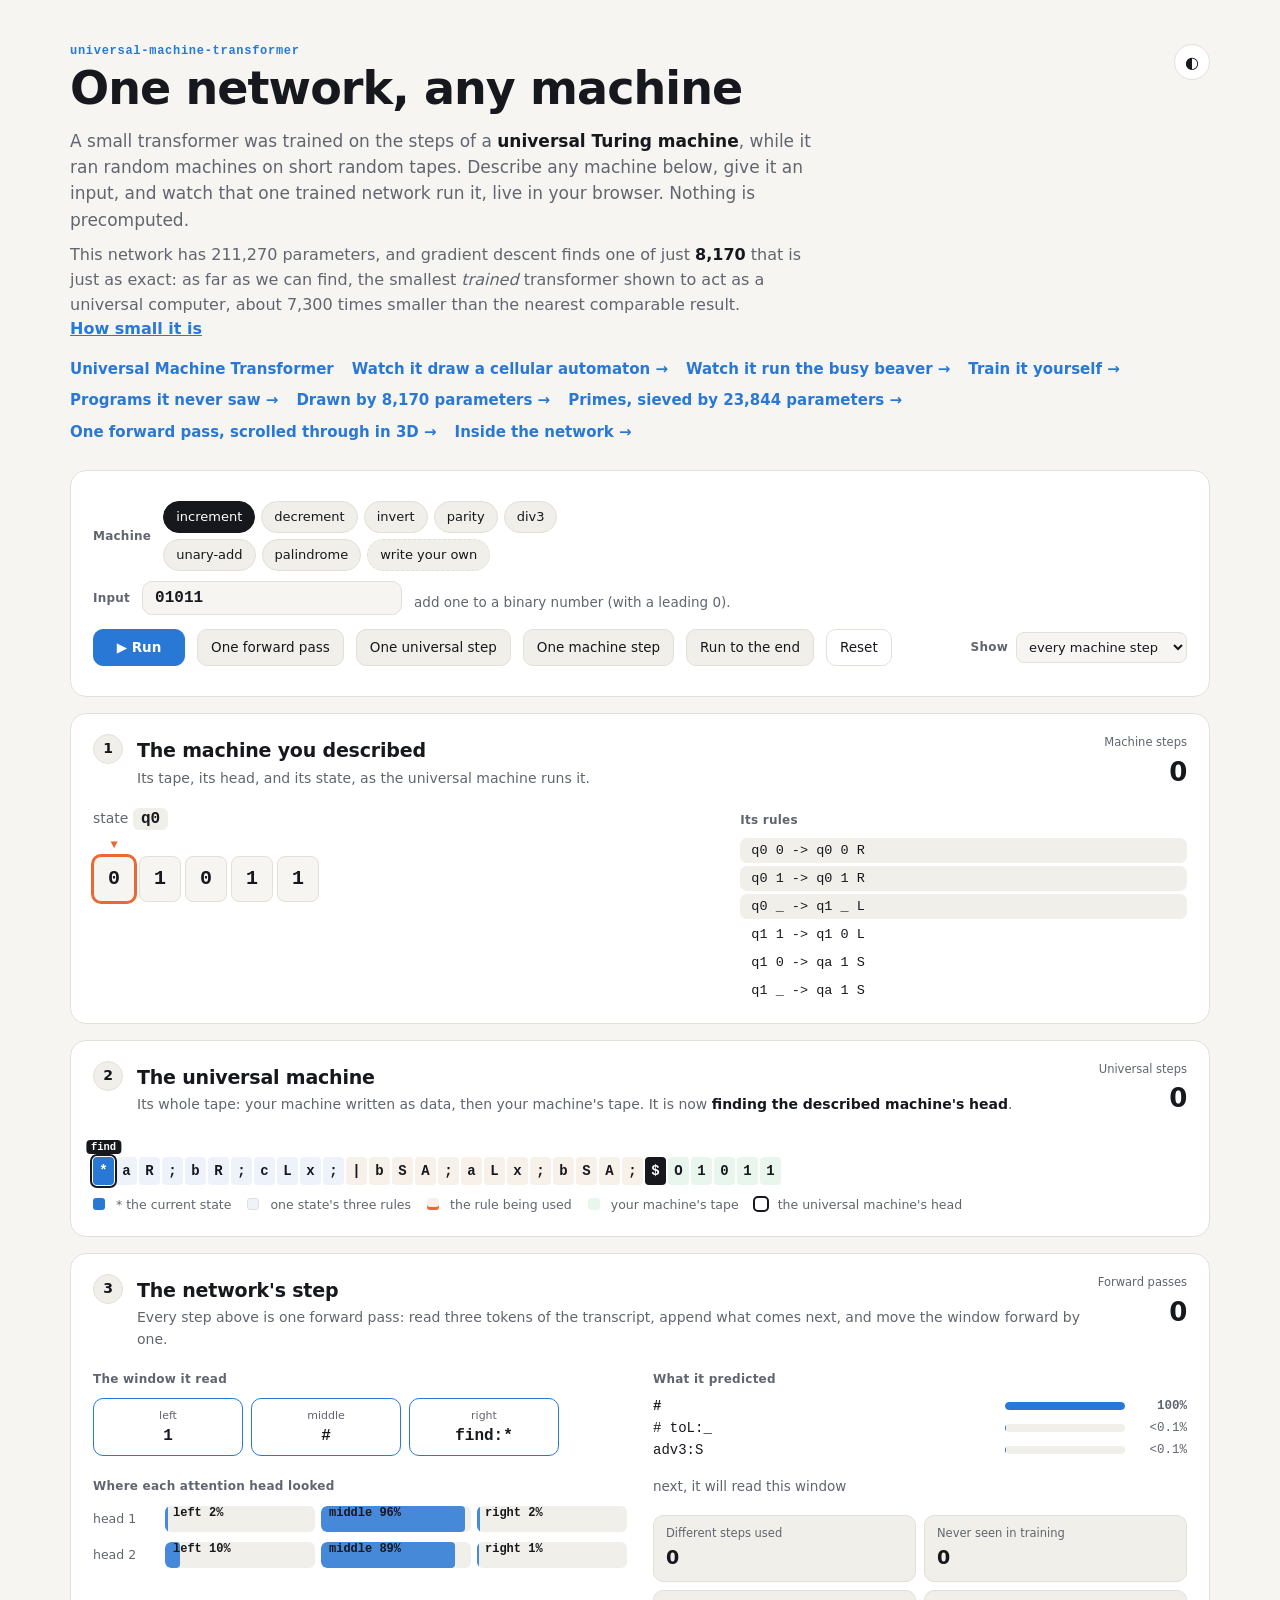
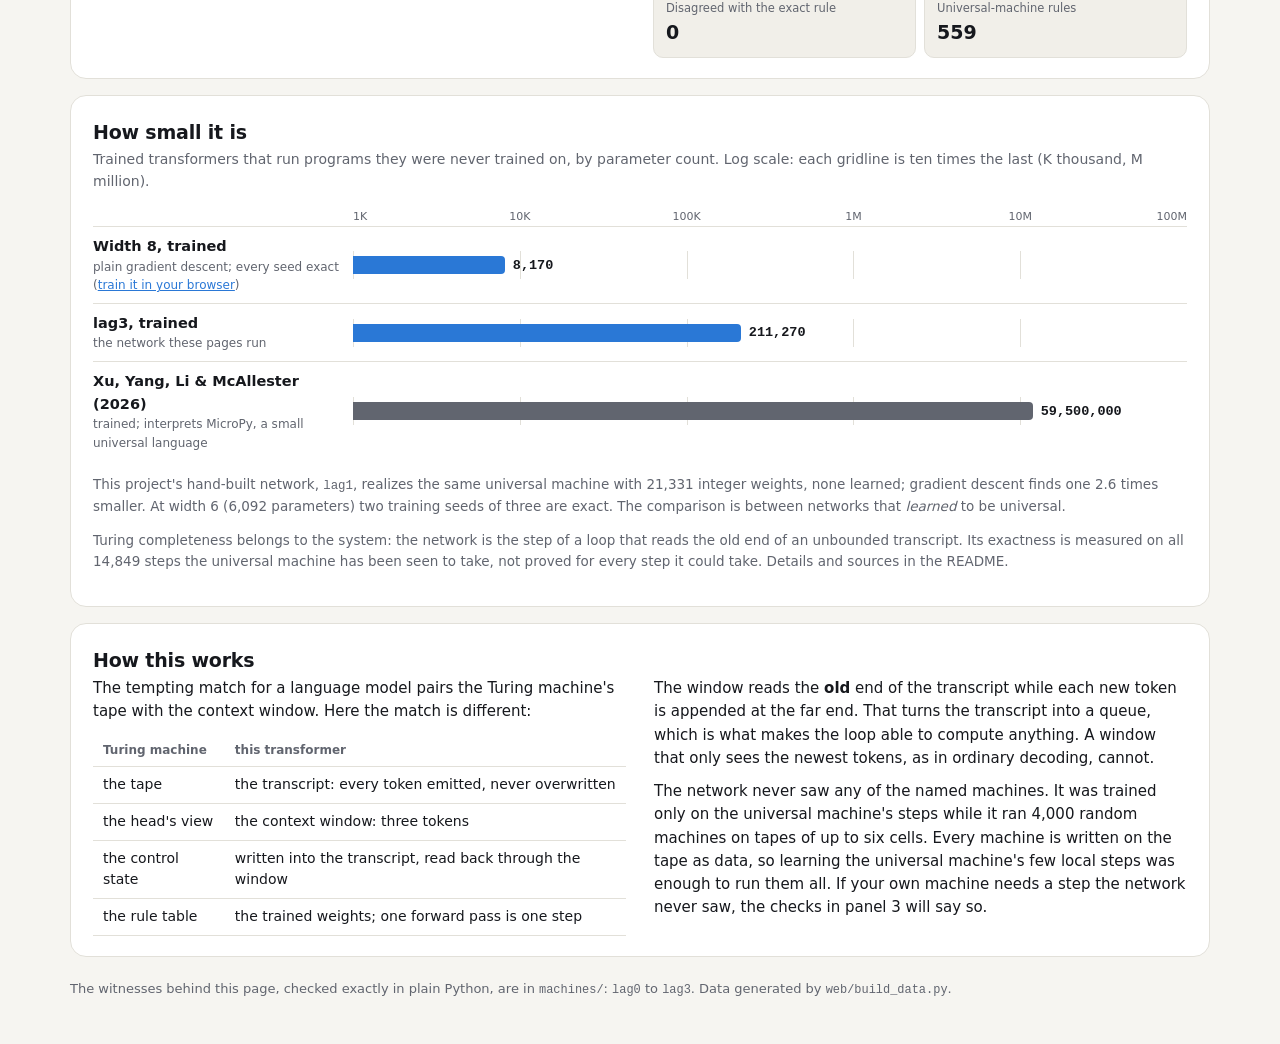
<file: web/index.html>
<!doctype html>
<html lang="en">
<head>
<meta charset="utf-8">
<meta name="viewport" content="width=device-width, initial-scale=1">
<title>One Network, Any Machine</title>
<meta name="description" content="A trained transformer runs any Turing machine you describe, live in the browser.">
<link rel="stylesheet" href="style.css?v=20261013c">
<script>try { var t = localStorage.getItem("tct-theme"); if (t) document.documentElement.dataset.theme = t; } catch (e) {}</script>
</head>
<body>
<header class="hero">
  <div class="wrap">
    <p class="kicker">universal-machine-transformer</p>
    <h1>One network, any machine</h1>
    <p class="lede">A small transformer was trained on the steps of a <b>universal Turing machine</b>, while it ran random
      machines on short random tapes. Describe any machine below, give it an input, and watch that one trained network
      run it, live in your browser. Nothing is precomputed.</p>
    <p class="lede small-lede">This network has 211,270 parameters, and gradient descent finds one of just <b>8,170</b>
      that is just as exact: as far as we can find, the smallest <em>trained</em> transformer shown to act as a universal
      computer, about 7,300 times smaller than the nearest comparable result. <a href="#h-small">How small it is</a></p>
    <nav class="pagenav"><a href="umt.html">Universal Machine Transformer</a><a href="draw.html">Watch it draw a cellular automaton →</a><a href="beaver.html">Watch it run the busy beaver →</a><a href="train.html">Train it yourself →</a><a href="programs.html">Programs it never saw →</a><a href="curves.html">Drawn by 8,170 parameters →</a><a href="primes.html">Primes, sieved by 23,844 parameters →</a><a href="walk.html">One forward pass, scrolled through in 3D →</a><a href="inside.html">Inside the network →</a></nav>
    <button class="theme" type="button" aria-label="Toggle light and dark">◐</button>
  </div>
</header>

<main class="wrap">
  <section class="panel controls" aria-label="Choose a machine and run it">
    <div class="row">
      <span class="label">Machine</span>
      <div class="chips" id="machines"></div>
    </div>
    <div class="editor" id="editor" hidden>
      <label class="label" for="rules">Your machine: one rule per line, <code>STATE READ -&gt; NEXT WRITE MOVE</code>.
        Symbols are <code>0 1 _</code>, moves <code>L R S</code>; <code>qa</code> accepts, <code>qr</code> rejects, a
        missing rule rejects. The first rule's state is the start.</label>
      <textarea id="rules" rows="7" spellcheck="false"></textarea>
      <p class="error" id="rule-error" role="alert"></p>
    </div>
    <div class="row">
      <label class="label" for="input">Input</label>
      <input id="input" type="text" spellcheck="false" autocomplete="off">
      <span class="hint" id="input-hint"></span>
    </div>
    <div class="row buttons">
      <button class="btn primary" id="play" type="button">▶ Run</button>
      <button class="btn" id="step-pass" type="button">One forward pass</button>
      <button class="btn" id="step-utm" type="button">One universal step</button>
      <button class="btn" id="step-sim" type="button">One machine step</button>
      <button class="btn" id="to-end" type="button">Run to the end</button>
      <button class="btn ghost" id="reset" type="button">Reset</button>
      <label class="speed"><span class="label">Show</span>
        <select id="speed">
          <option value="pass">every forward pass</option>
          <option value="utm">every universal step</option>
          <option value="sim" selected>every machine step</option>
          <option value="fast">as fast as possible</option>
        </select>
      </label>
    </div>
  </section>

  <section class="panel" aria-labelledby="h-sim">
    <div class="phead">
      <span class="num">1</span>
      <div><h2 id="h-sim">The machine you described</h2>
        <p class="sub">Its tape, its head, and its state, as the universal machine runs it.</p></div>
      <div class="stat"><span>Machine steps</span><b id="sim-steps">0</b></div>
    </div>
    <div class="simgrid">
      <div>
        <div class="state-line">state <b id="sim-state">q0</b></div>
        <div class="tape" id="sim-tape" aria-live="off"></div>
        <div class="verdict" id="verdict" aria-live="polite"></div>
      </div>
      <div>
        <span class="label">Its rules</span>
        <div class="rules" id="rule-table"></div>
      </div>
    </div>
  </section>

  <section class="panel" aria-labelledby="h-utm">
    <div class="phead">
      <span class="num">2</span>
      <div><h2 id="h-utm">The universal machine</h2>
        <p class="sub">Its whole tape: your machine written as data, then your machine's tape. It is now
          <b id="utm-phase">finding the described machine's head</b>.</p></div>
      <div class="stat"><span>Universal steps</span><b id="utm-steps">0</b></div>
    </div>
    <div class="utm" id="utm-tape"></div>
    <div class="legend">
      <span><i class="k k-star"></i>* the current state</span>
      <span><i class="k k-entry"></i>one state's three rules</span>
      <span><i class="k k-sel"></i>the rule being used</span>
      <span><i class="k k-sim"></i>your machine's tape</span>
      <span><i class="k k-head"></i>the universal machine's head</span>
    </div>
  </section>

  <section class="panel" aria-labelledby="h-net">
    <div class="phead">
      <span class="num">3</span>
      <div><h2 id="h-net">The network's step</h2>
        <p class="sub">Every step above is one forward pass: read three tokens of the transcript, append what comes
          next, and move the window forward by one.</p></div>
      <div class="stat"><span>Forward passes</span><b id="passes">0</b></div>
    </div>
    <div class="netgrid">
      <div>
        <span class="label">The window it read</span>
        <div class="window" id="window"></div>
        <span class="label">Where each attention head looked</span>
        <div class="attn" id="attn"></div>
      </div>
      <div>
        <span class="label">What it predicted</span>
        <div class="preds" id="preds"></div>
        <div class="checks" id="checks"></div>
      </div>
    </div>
  </section>

  <section class="panel" aria-labelledby="h-small">
    <h2 id="h-small">How small it is</h2>
    <p class="sub">Trained transformers that run programs they were never trained on, by parameter count. Log scale:
      each gridline is ten times the last (K thousand, M million).</p>
    <div class="sizes" role="table" aria-label="Parameter counts">
      <div class="sz-axis" aria-hidden="true"><span style="left:0%">1K</span><span style="left:20%">10K</span><span style="left:40%">100K</span>
        <span style="left:60%">1M</span><span style="left:80%">10M</span><span style="left:100%">100M</span></div>
      <div class="sz-row ours" role="row"><span class="sz-name" role="cell">Width 8, trained<small>plain gradient descent; every seed exact (<a href="train.html">train it in your browser</a>)</small></span>
        <span class="sz-bar" role="cell"><i style="width:18.2%"></i><b>8,170</b></span></div>
      <div class="sz-row ours" role="row"><span class="sz-name" role="cell">lag3, trained<small>the network these pages run</small></span>
        <span class="sz-bar" role="cell"><i style="width:46.5%"></i><b>211,270</b></span></div>
      <div class="sz-row" role="row"><span class="sz-name" role="cell">Xu, Yang, Li &amp; McAllester (2026)<small>trained; interprets MicroPy, a small universal language</small></span>
        <span class="sz-bar" role="cell"><i style="width:81.5%"></i><b>59,500,000</b></span></div>
    </div>
    <div class="cols small-cols">
      <p>This project's hand-built network, <code>lag1</code>, realizes the same universal machine with 21,331 integer
        weights, none learned; gradient descent finds one 2.6 times smaller. At width 6 (6,092 parameters) two training
        seeds of three are exact. The comparison is between networks that <em>learned</em> to be universal.</p>
      <p>Turing completeness belongs to the system: the network is the step of a loop that reads the old end of an
        unbounded transcript. Its exactness is measured on all 14,849 steps the universal machine has been seen to take,
        not proved for every step it could take. Details and sources in the README.</p>
    </div>
  </section>

  <section class="panel explain" aria-labelledby="h-how">
    <h2 id="h-how">How this works</h2>
    <div class="cols">
      <div>
        <p>The tempting match for a language model pairs the Turing machine's tape with the context window. Here the
          match is different:</p>
        <table>
          <thead><tr><th>Turing machine</th><th>this transformer</th></tr></thead>
          <tbody>
            <tr><td>the tape</td><td>the transcript: every token emitted, never overwritten</td></tr>
            <tr><td>the head's view</td><td>the context window: three tokens</td></tr>
            <tr><td>the control state</td><td>written into the transcript, read back through the window</td></tr>
            <tr><td>the rule table</td><td>the trained weights; one forward pass is one step</td></tr>
          </tbody>
        </table>
      </div>
      <div>
        <p>The window reads the <b>old</b> end of the transcript while each new token is appended at the far end. That
          turns the transcript into a queue, which is what makes the loop able to compute anything. A window that only
          sees the newest tokens, as in ordinary decoding, cannot.</p>
        <p>The network never saw any of the named machines. It was trained only on the universal machine's steps while
          it ran <span id="n-machines">4,000</span> random machines on tapes of up to six cells. Every machine is
          written on the tape as data, so learning the universal machine's few local steps was enough to run them
          all. If your own machine needs a step the network never saw, the checks in panel 3 will say so.</p>
      </div>
    </div>
  </section>
</main>

<footer class="wrap foot">
  The witnesses behind this page, checked exactly in plain Python, are in <code>machines/</code>: <code>lag0</code> to
  <code>lag3</code>. Data generated by <code>web/build_data.py</code>.
</footer>

<script src="data.js"></script>
<script src="mynet.js"></script>
<script src="core.js"></script>
<script src="app.js"></script>
</body>
</html>
</file>
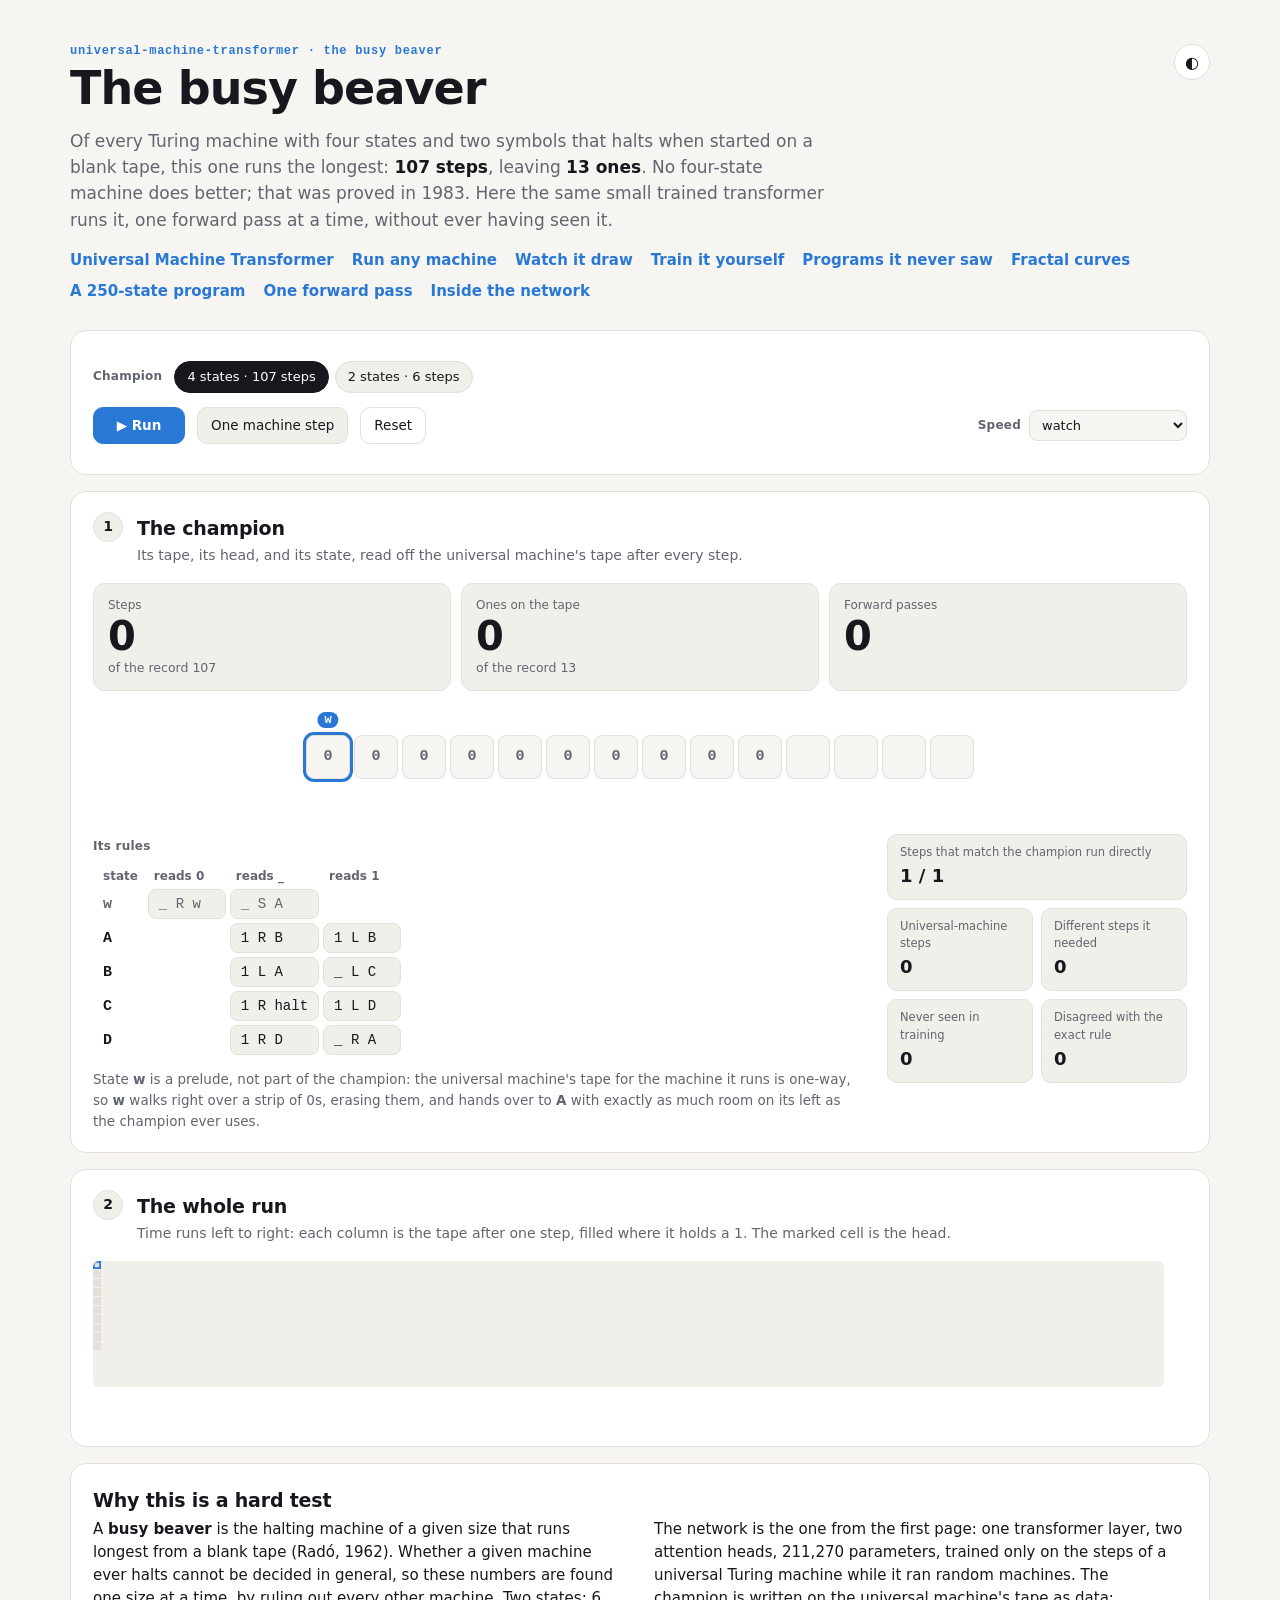
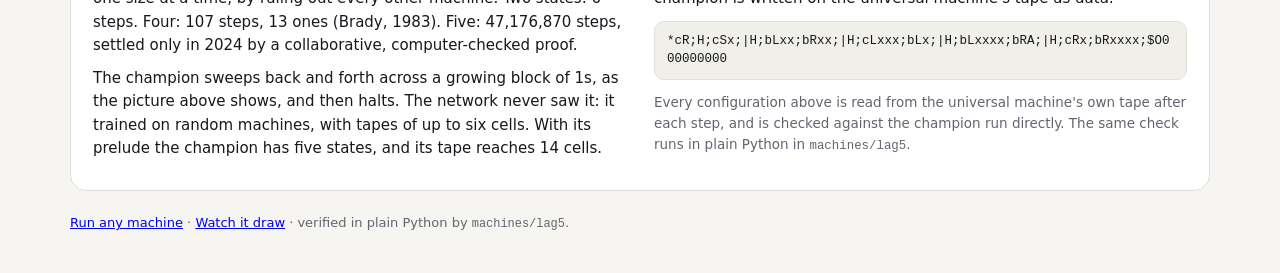
<file: web/beaver.html>
<!doctype html>
<html lang="en">
<head>
<meta charset="utf-8">
<meta name="viewport" content="width=device-width, initial-scale=1">
<title>The Busy Beaver</title>
<meta name="description" content="A trained transformer, running a universal Turing machine, runs the four-state busy beaver champion: 107 steps, 13 ones.">
<link rel="stylesheet" href="style.css?v=20261013c">
<script>try { var t = localStorage.getItem("tct-theme"); if (t) document.documentElement.dataset.theme = t; } catch (e) {}</script>
</head>
<body>
<header class="hero">
  <div class="wrap">
    <p class="kicker"><a href="index.html">universal-machine-transformer</a> · the busy beaver</p>
    <h1>The busy beaver</h1>
    <p class="lede">Of every Turing machine with four states and two symbols that halts when started on a blank tape, this
      one runs the longest: <b>107 steps</b>, leaving <b>13 ones</b>. No four-state machine does better; that was proved
      in 1983. Here the same small trained transformer runs it, one forward pass at a time, without ever having seen it.</p>
    <nav class="pagenav"><a href="umt.html">Universal Machine Transformer</a><a href="index.html">Run any machine</a><a href="draw.html">Watch it draw</a><a href="train.html">Train it yourself</a><a href="programs.html">Programs it never saw</a><a href="curves.html">Fractal curves</a><a href="primes.html">A 250-state program</a><a href="walk.html">One forward pass</a><a href="inside.html">Inside the network</a></nav>
    <button class="theme" type="button" aria-label="Toggle light and dark">◐</button>
  </div>
</header>

<main class="wrap">
  <section class="panel controls" aria-label="Choose a champion and run it">
    <div class="row">
      <span class="label">Champion</span>
      <div class="chips" id="champs">
        <button class="chip" type="button" data-champ="bb4">4 states · 107 steps</button>
        <button class="chip" type="button" data-champ="bb2">2 states · 6 steps</button>
      </div>
    </div>
    <div class="row buttons">
      <button class="btn primary" id="play" type="button">▶ Run</button>
      <button class="btn" id="step" type="button">One machine step</button>
      <button class="btn ghost" id="reset" type="button">Reset</button>
      <label class="speed"><span class="label">Speed</span>
        <select id="speed">
          <option value="600">slow</option>
          <option value="140" selected>watch</option>
          <option value="0">as fast as possible</option>
        </select>
      </label>
    </div>
  </section>

  <section class="panel" aria-labelledby="h-bb">
    <div class="phead">
      <span class="num">1</span>
      <div><h2 id="h-bb">The champion</h2>
        <p class="sub" id="phase">Its tape, its head, and its state, read off the universal machine's tape after every step.</p></div>
    </div>
    <div class="bbtop">
      <div class="counter"><span>Steps</span><b id="steps">0</b><em id="steps-of">of the record 107</em></div>
      <div class="counter"><span>Ones on the tape</span><b id="ones">0</b><em id="ones-of">of the record 13</em></div>
      <div class="counter"><span>Forward passes</span><b id="passes">0</b><em id="this-step"></em></div>
    </div>
    <div class="bbtape-wrap"><div class="bbtape" id="tape" aria-live="off"></div></div>
    <p class="used" id="used" aria-live="polite">&nbsp;</p>
    <div class="bbgrid">
      <div>
        <span class="label">Its rules</span>
        <table class="bbrules" id="rules"></table>
        <p class="note">State <b>w</b> is a prelude, not part of the champion: the universal machine's tape for the machine
          it runs is one-way, so <b>w</b> walks right over a strip of 0s, erasing them, and hands over to <b>A</b> with
          exactly as much room on its left as the champion ever uses.</p>
      </div>
      <div class="checks2">
        <div class="sm" id="c-match"><span>Steps that match the champion run directly</span><b id="match">0</b></div>
        <div class="sm"><span>Universal-machine steps</span><b id="utm">0</b></div>
        <div class="sm"><span>Different steps it needed</span><b id="distinct">0</b></div>
        <div class="sm" id="c-unseen"><span>Never seen in training</span><b id="unseen">0</b></div>
        <div class="sm" id="c-dis"><span>Disagreed with the exact rule</span><b id="disagree">0</b></div>
      </div>
    </div>
  </section>

  <section class="panel" aria-labelledby="h-run">
    <div class="phead">
      <span class="num">2</span>
      <div><h2 id="h-run">The whole run</h2>
        <p class="sub">Time runs left to right: each column is the tape after one step, filled where it holds a 1. The
          marked cell is the head.</p></div>
    </div>
    <div class="ribbon-wrap" id="ribbon-wrap"><canvas id="ribbon" role="img" aria-label="The tape after every step"></canvas></div>
    <p class="verdict2" id="verdict" aria-live="polite"></p>
  </section>

  <section class="panel explain" aria-labelledby="h-what">
    <h2 id="h-what">Why this is a hard test</h2>
    <div class="cols">
      <div>
        <p>A <b>busy beaver</b> is the halting machine of a given size that runs longest from a blank tape (Radó, 1962).
          Whether a given machine ever halts cannot be decided in general, so these numbers are found one size at a time,
          by ruling out every other machine. Two states: 6 steps. Four: 107 steps, 13 ones (Brady, 1983). Five:
          47,176,870 steps, settled only in 2024 by a collaborative, computer-checked proof.</p>
        <p>The champion sweeps back and forth across a growing block of 1s, as the picture above shows, and then
          halts. The network never saw it: it trained on random machines, with tapes of up to six cells. With its
          prelude the champion has five states, and its tape reaches 14 cells.</p>
      </div>
      <div>
        <p>The network is the one from the first page: one transformer layer, two attention heads, 211,270 parameters,
          trained only on the steps of a universal Turing machine while it ran random machines. The champion is written
          on the universal machine's tape as data:</p>
        <pre class="enc" id="encoded"></pre>
        <p class="note">Every configuration above is read from the universal machine's own tape after each step, and is
          checked against the champion run directly. The same check runs in plain Python in
          <code>machines/lag5</code>.</p>
      </div>
    </div>
  </section>
</main>

<footer class="wrap foot">
  <a href="index.html">Run any machine</a> · <a href="draw.html">Watch it draw</a> · verified in plain Python by
  <code>machines/lag5</code>.
</footer>

<script src="data.js"></script>
<script src="mynet.js"></script>
<script src="core.js"></script>
<script src="beaver.js"></script>
</body>
</html>
</file>
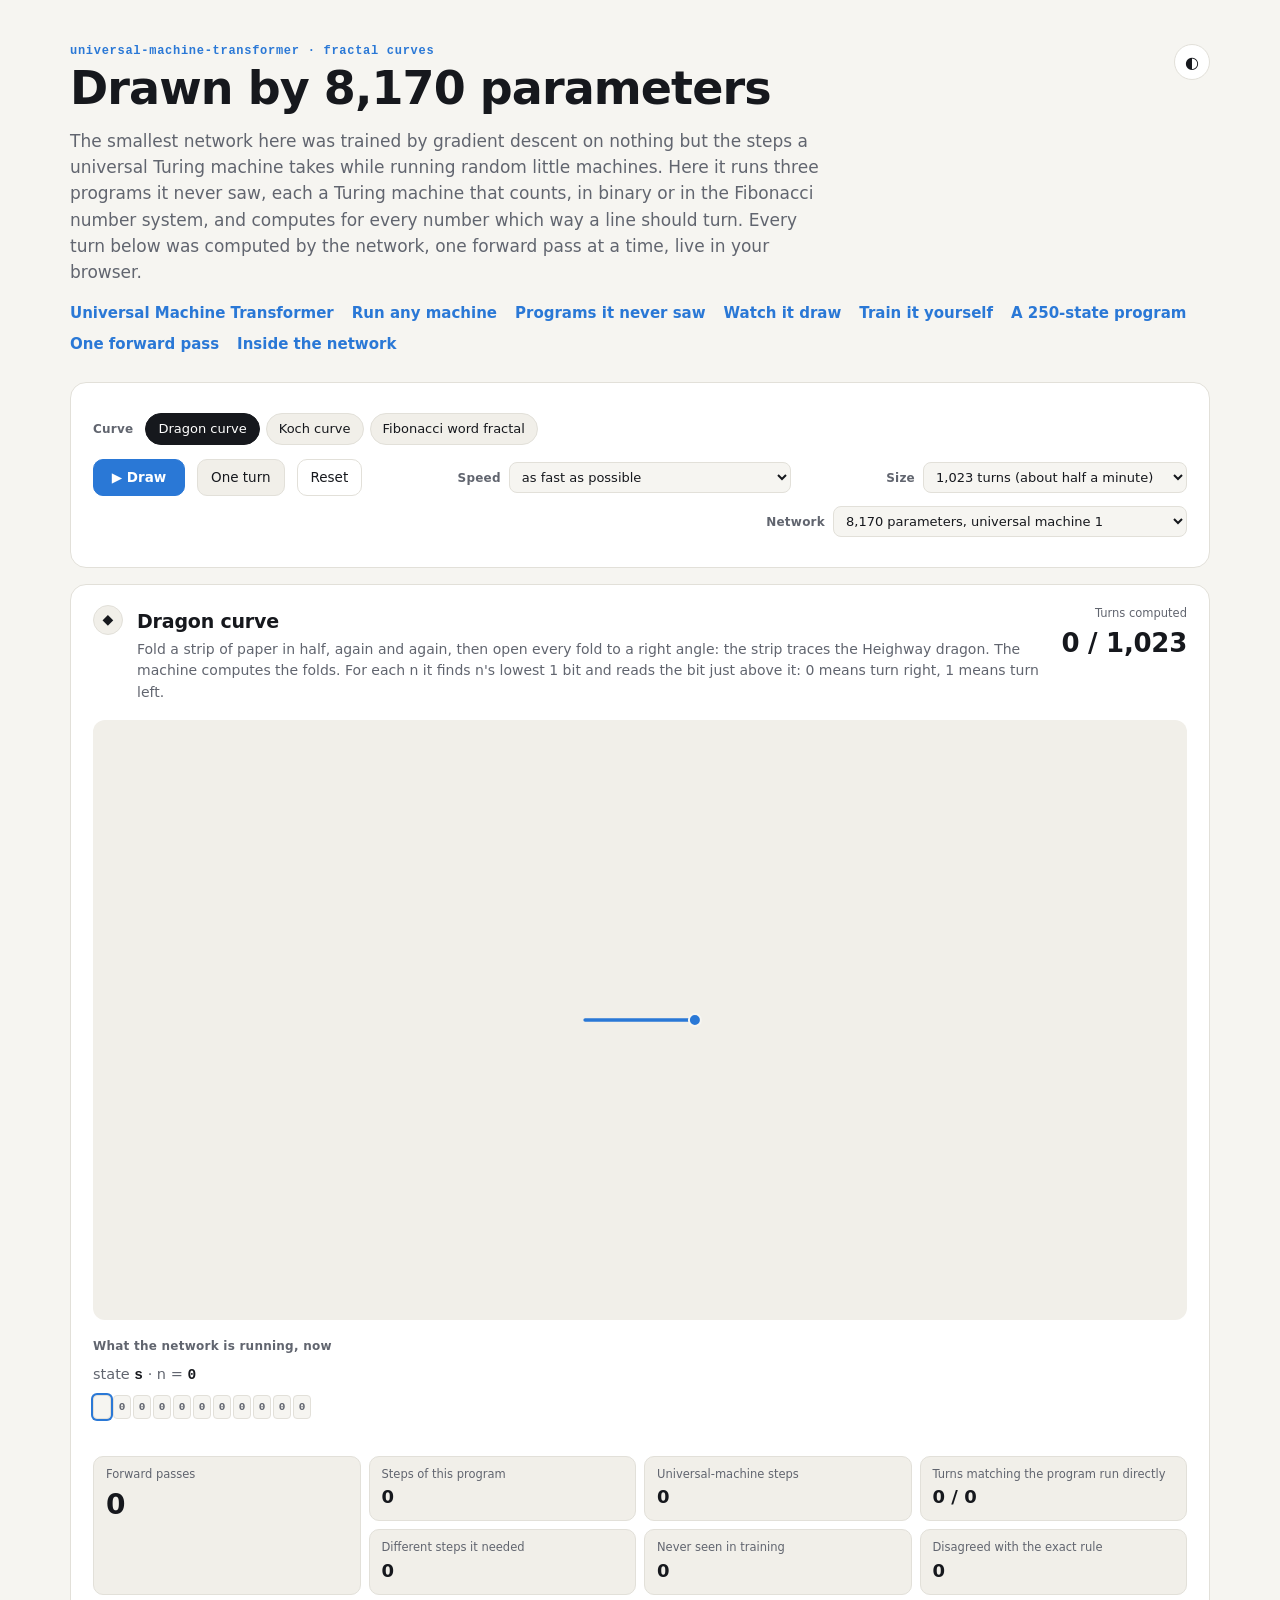
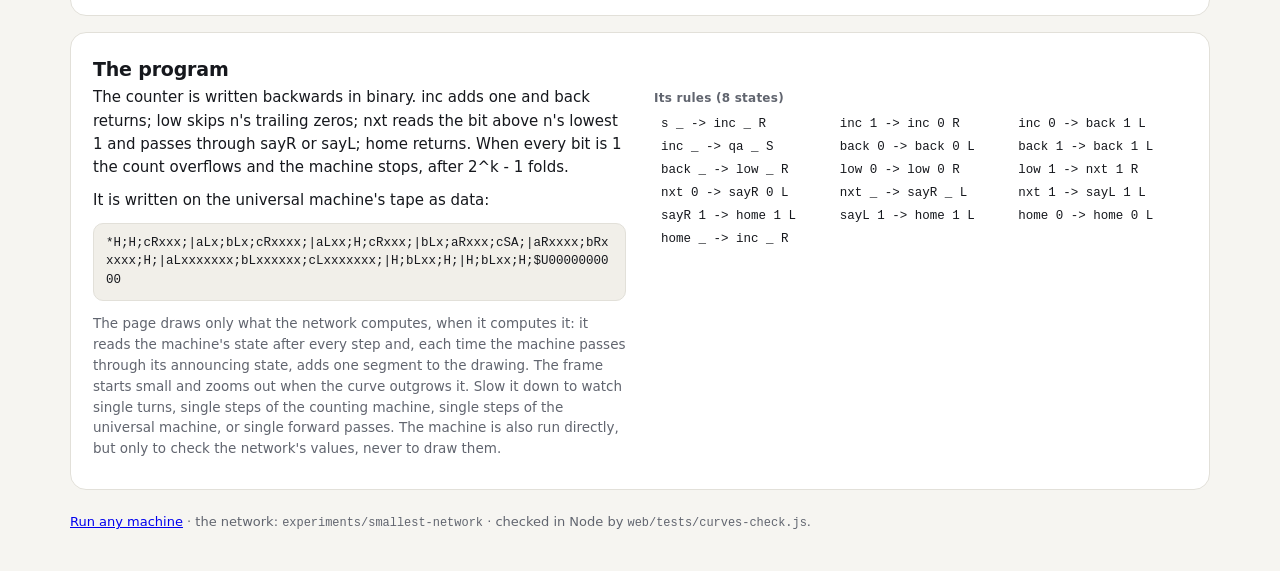
<file: web/curves.html>
<!doctype html>
<html lang="en">
<head>
<meta charset="utf-8">
<meta name="viewport" content="width=device-width, initial-scale=1">
<title>Drawn by 8,170 Parameters</title>
<meta name="description" content="An 8,170-parameter transformer, running a universal Turing machine, computes the dragon curve, the Koch curve, and the Fibonacci word fractal, live.">
<link rel="stylesheet" href="style.css?v=20261013c">
<script>try { var t = localStorage.getItem("tct-theme"); if (t) document.documentElement.dataset.theme = t; } catch (e) {}</script>
</head>
<body>
<header class="hero">
  <div class="wrap">
    <p class="kicker"><a href="index.html">universal-machine-transformer</a> · fractal curves</p>
    <h1>Drawn by 8,170 parameters</h1>
    <p class="lede">The smallest network here was trained by gradient descent on nothing but the steps a universal Turing
      machine takes while running random little machines. Here it runs three programs it never saw, each a Turing machine
      that counts, in binary or in the Fibonacci number system, and computes for every number which way a line should turn. Every turn below was computed
      by the network, one forward pass at a time, live in your browser.</p>
    <nav class="pagenav"><a href="umt.html">Universal Machine Transformer</a><a href="index.html">Run any machine</a><a href="programs.html">Programs it never saw</a><a href="draw.html">Watch it draw</a><a href="train.html">Train it yourself</a><a href="primes.html">A 250-state program</a><a href="walk.html">One forward pass</a><a href="inside.html">Inside the network</a></nav>
    <button class="theme" type="button" aria-label="Toggle light and dark">◐</button>
  </div>
</header>

<main class="wrap">
  <section class="panel controls" aria-label="Choose a curve and run it">
    <div class="row">
      <span class="label">Curve</span>
      <div class="chips" id="curves"></div>
    </div>
    <div class="row buttons">
      <button class="btn primary" id="play" type="button">▶ Draw</button>
      <button class="btn" id="step" type="button">One turn</button>
      <button class="btn ghost" id="reset" type="button">Reset</button>
      <label class="speed"><span class="label">Speed</span><select id="speed"></select></label>
      <label class="speed"><span class="label">Size</span><select id="bits"></select></label>
      <label class="speed"><span class="label">Network</span><select id="net">
        <option value="8">8,170 parameters, universal machine 1</option><option value="64">211,270 parameters (lag3), universal machine 1</option>
        <option value="v2">23,844 parameters, fast universal machine 2</option></select></label>
    </div>
  </section>

  <section class="panel" aria-labelledby="h-curve">
    <div class="phead">
      <span class="num">◆</span>
      <div><h2 id="h-curve">Dragon curve</h2><p class="sub" id="blurb"></p></div>
      <div class="stat"><span id="turns-label">Turns computed</span><b id="turns">0</b></div>
    </div>
    <div class="artwrap"><canvas id="art" role="img" aria-label="The curve, drawn from the turns the network has computed so far"></canvas>
      <canvas id="pen" aria-hidden="true"></canvas></div>
    <div class="inside" aria-live="off">
      <div class="in-machine">
        <span class="label">What the network is running, now</span>
        <div class="in-line">state <b class="mono" id="in-state">s</b> · n = <b class="mono" id="in-n">0</b> <span class="in-say" id="in-say"></span></div>
        <div class="ptape" id="in-tape"></div>
      </div>
      <div class="in-pass" id="in-pass" hidden>
        <span class="label">Its last forward pass: the three tokens it read, and what it wrote</span>
        <div class="in-flow"><div class="window" id="in-window"></div><span class="arrow" aria-hidden="true">→</span><div class="window" id="in-out"></div></div>
        <p class="note" id="in-phase"></p>
      </div>
      <div class="in-rings" id="in-rings">
        <span class="label">The transcript it reads and writes</span>
        <div class="ringrow"><span class="ringname">reading</span><div class="ringcells" id="in-old"></div></div>
        <div class="ringrow"><span class="ringname">writing</span><div class="ringcells" id="in-new"></div></div>
        <p class="note">The window (outlined) reads the old end of the transcript, one token further each pass, while what it
          writes is appended at the new end. The filled cell is the universal machine's head.</p>
      </div>
    </div>
    <p class="verdict2" id="verdict" aria-live="polite"></p>
    <div class="pstats">
      <div class="big"><span>Forward passes</span><b id="passes">0</b><em id="rate"></em></div>
      <div><span>Steps of this program</span><b id="sim">0</b></div>
      <div><span>Universal-machine steps</span><b id="utm">0</b></div>
      <div id="c-match"><span id="match-label">Turns matching the program run directly</span><b id="match">0</b></div>
      <div><span>Different steps it needed</span><b id="distinct">0</b></div>
      <div id="c-unseen"><span>Never seen in training</span><b id="unseen">0</b></div>
      <div id="c-dis"><span>Disagreed with the exact rule</span><b id="disagree">0</b></div>
    </div>
  </section>

  <section class="panel explain" aria-labelledby="h-how">
    <h2 id="h-how">The program</h2>
    <div class="cols">
      <div>
        <p id="how"></p>
        <p>It is written on the universal machine's tape as data:</p>
        <pre class="enc" id="encoded"></pre>
        <p class="note">The page draws only what the network computes, when it computes it: it reads the machine's state
          after every step and, each time the machine passes through its announcing state, adds one segment to the drawing.
          The frame starts small and zooms out when the curve outgrows it. Slow it down to watch single turns, single steps
          of the counting machine, single steps of the universal machine, or single forward passes. The machine is also run
          directly, but only to check the network's values, never to draw them.</p>
      </div>
      <div>
        <span class="label">Its rules (<span id="nstates"></span> states)</span>
        <div class="rules small" id="rules"></div>
      </div>
    </div>
  </section>
</main>

<footer class="wrap foot">
  <a href="index.html">Run any machine</a> · the network: <code>experiments/smallest-network</code> ·
  checked in Node by <code>web/tests/curves-check.js</code>.
</footer>

<script src="data.js"></script>
<script src="table.js"></script>
<script src="net8.js"></script>
<script src="data2.js"></script>
<script src="core.js"></script>
<script src="curves.js"></script>
<script src="curves-page.js"></script>
</body>
</html>
</file>
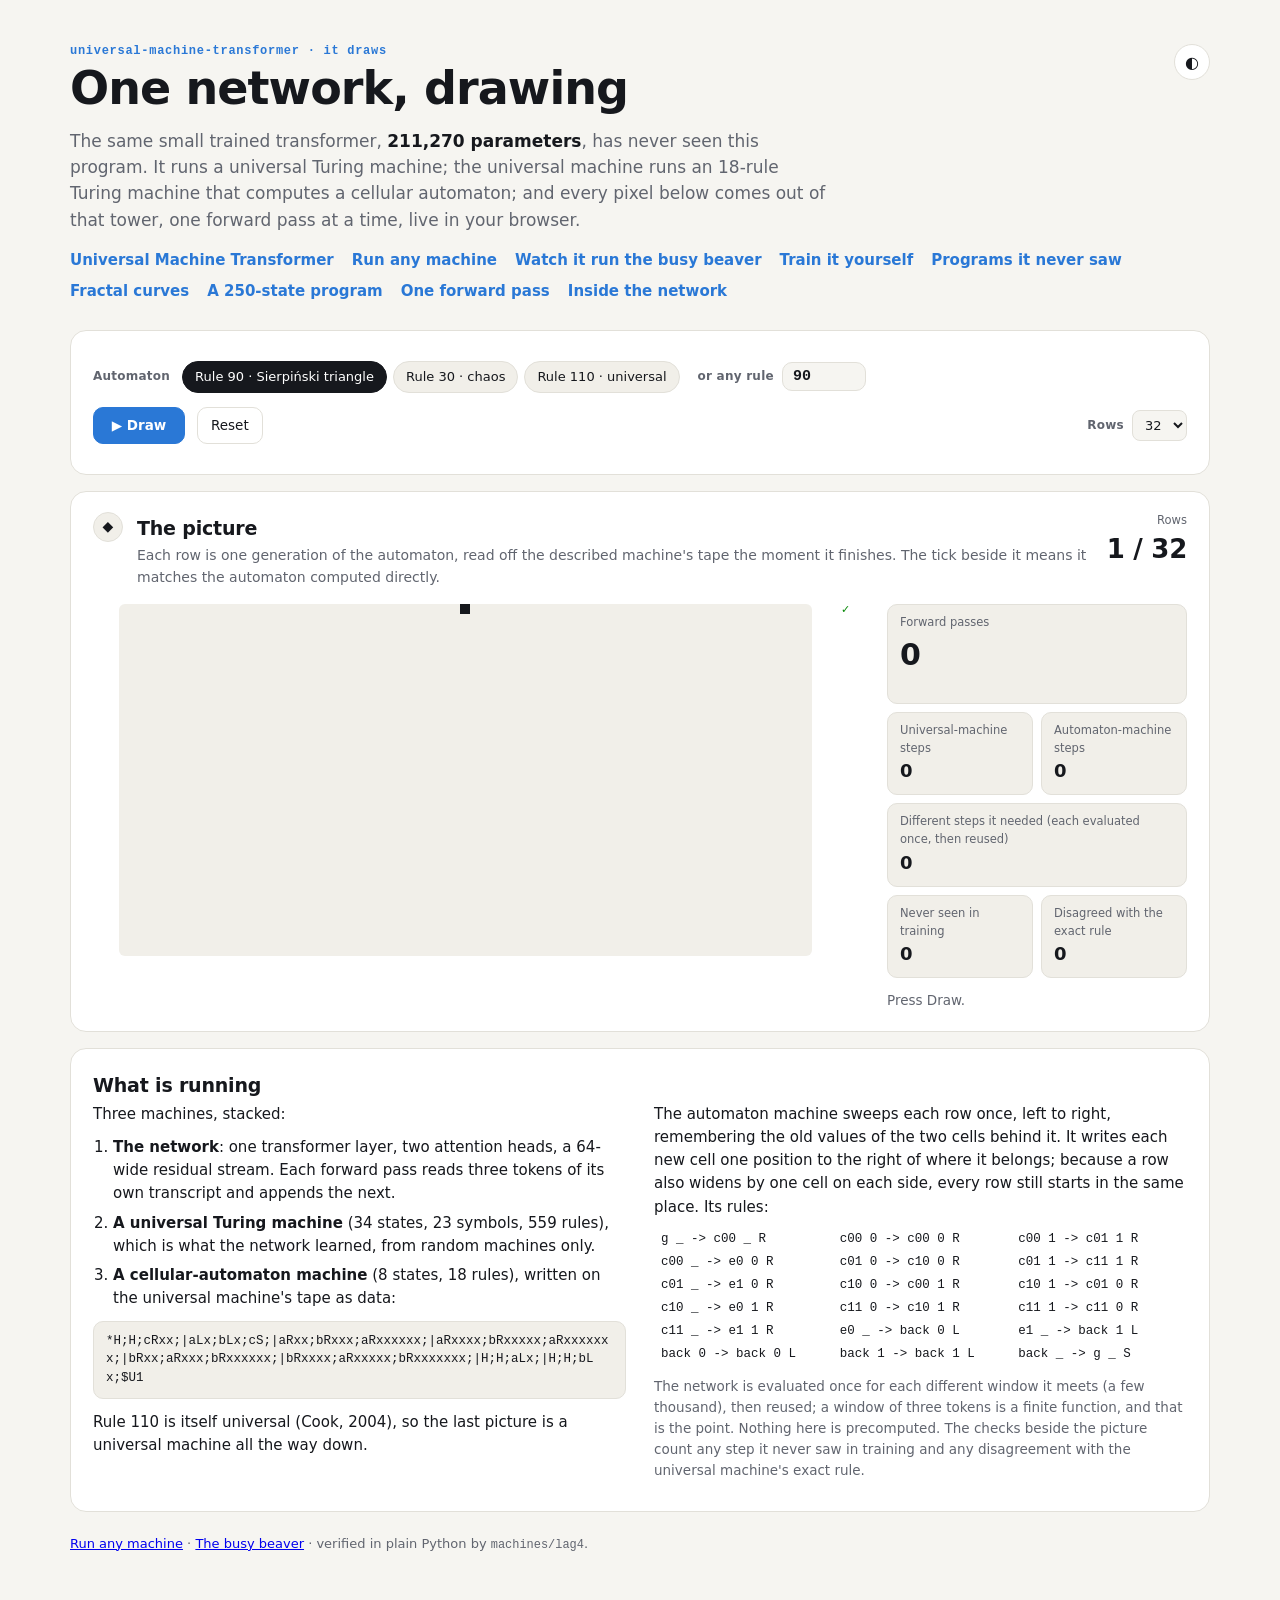
<file: web/draw.html>
<!doctype html>
<html lang="en">
<head>
<meta charset="utf-8">
<meta name="viewport" content="width=device-width, initial-scale=1">
<title>It Draws</title>
<meta name="description" content="A trained transformer, running a universal Turing machine, draws cellular automata live in the browser.">
<link rel="stylesheet" href="style.css?v=20261013c">
<script>try { var t = localStorage.getItem("tct-theme"); if (t) document.documentElement.dataset.theme = t; } catch (e) {}</script>
</head>
<body>
<header class="hero">
  <div class="wrap">
    <p class="kicker"><a href="index.html">universal-machine-transformer</a> · it draws</p>
    <h1>One network, drawing</h1>
    <p class="lede">The same small trained transformer, <b>211,270 parameters</b>, has never seen this program. It runs a
      universal Turing machine; the universal machine runs an 18-rule Turing machine that computes a cellular automaton;
      and every pixel below comes out of that tower, one forward pass at a time, live in your browser.</p>
    <nav class="pagenav"><a href="umt.html">Universal Machine Transformer</a><a href="index.html">Run any machine</a><a href="beaver.html">Watch it run the busy beaver</a><a href="train.html">Train it yourself</a><a href="programs.html">Programs it never saw</a><a href="curves.html">Fractal curves</a><a href="primes.html">A 250-state program</a><a href="walk.html">One forward pass</a><a href="inside.html">Inside the network</a></nav>
    <button class="theme" type="button" aria-label="Toggle light and dark">◐</button>
  </div>
</header>

<main class="wrap">
  <section class="panel controls" aria-label="Choose an automaton">
    <div class="row">
      <span class="label">Automaton</span>
      <div class="chips" id="rules">
        <button class="chip" type="button" data-rule="90">Rule 90 · Sierpiński triangle</button>
        <button class="chip" type="button" data-rule="30">Rule 30 · chaos</button>
        <button class="chip" type="button" data-rule="110">Rule 110 · universal</button>
      </div>
      <label class="anyrule"><span class="label">or any rule</span>
        <input id="rule-input" type="number" min="0" max="255" inputmode="numeric" aria-label="Rule number, 0 to 255"></label>
    </div>
    <div class="row buttons">
      <button class="btn primary" id="draw" type="button">▶ Draw</button>
      <button class="btn ghost" id="reset" type="button">Reset</button>
      <label class="speed"><span class="label">Rows</span>
        <select id="rows"><option>16</option><option selected>32</option><option>48</option></select>
      </label>
    </div>
  </section>

  <section class="panel drawpanel" aria-labelledby="h-pic">
    <div class="phead">
      <span class="num">◆</span>
      <div><h2 id="h-pic">The picture</h2>
        <p class="sub" id="pic-sub">Each row is one generation of the automaton, read off the described machine's tape the
          moment it finishes. The tick beside it means it matches the automaton computed directly.</p></div>
      <div class="stat"><span>Rows</span><b id="rows-done">0</b></div>
    </div>
    <div class="drawgrid">
      <div class="canvaswrap"><canvas id="canvas" role="img" aria-label="The automaton, drawn row by row"></canvas>
        <div class="ticks" id="ticks" aria-hidden="true"></div></div>
      <div class="dstats">
        <div class="big"><span>Forward passes</span><b id="passes">0</b><em id="rate"></em></div>
        <div class="sm"><span>Universal-machine steps</span><b id="utm">0</b></div>
        <div class="sm"><span>Automaton-machine steps</span><b id="sim">0</b></div>
        <div class="sm wide"><span>Different steps it needed (each evaluated once, then reused)</span><b id="distinct">0</b></div>
        <div class="sm" id="c-unseen"><span>Never seen in training</span><b id="unseen">0</b></div>
        <div class="sm" id="c-dis"><span>Disagreed with the exact rule</span><b id="disagree">0</b></div>
        <p class="note" id="status">Press Draw.</p>
      </div>
    </div>
  </section>

  <section class="panel explain" aria-labelledby="h-what">
    <h2 id="h-what">What is running</h2>
    <div class="cols">
      <div>
        <p>Three machines, stacked:</p>
        <ol class="tower">
          <li><b>The network</b>: one transformer layer, two attention heads, a 64-wide residual stream. Each forward pass
            reads three tokens of its own transcript and appends the next.</li>
          <li><b>A universal Turing machine</b> (34 states, 23 symbols, 559 rules), which is what the network learned,
            from random machines only.</li>
          <li><b>A cellular-automaton machine</b> (8 states, 18 rules), written on the universal machine's tape as data:</li>
        </ol>
        <pre class="enc" id="encoded"></pre>
        <p>Rule 110 is itself universal (Cook, 2004), so the last picture is a universal machine all the way down.</p>
      </div>
      <div>
        <p>The automaton machine sweeps each row once, left to right, remembering the old values of the two cells behind
          it. It writes each new cell one position to the right of where it belongs; because a row also widens by one
          cell on each side, every row still starts in the same place. Its rules:</p>
        <div class="rules small" id="machine-rules"></div>
        <p class="note">The network is evaluated once for each different window it meets (a few thousand), then reused;
          a window of three tokens is a finite function, and that is the point. Nothing here is precomputed. The checks
          beside the picture count any step it never saw in training and any disagreement with the universal machine's
          exact rule.</p>
      </div>
    </div>
  </section>
</main>

<footer class="wrap foot">
  <a href="index.html">Run any machine</a> · <a href="beaver.html">The busy beaver</a> · verified in plain Python by <code>machines/lag4</code>.
</footer>

<script src="data.js"></script>
<script src="mynet.js"></script>
<script src="core.js"></script>
<script src="draw.js"></script>
</body>
</html>
</file>
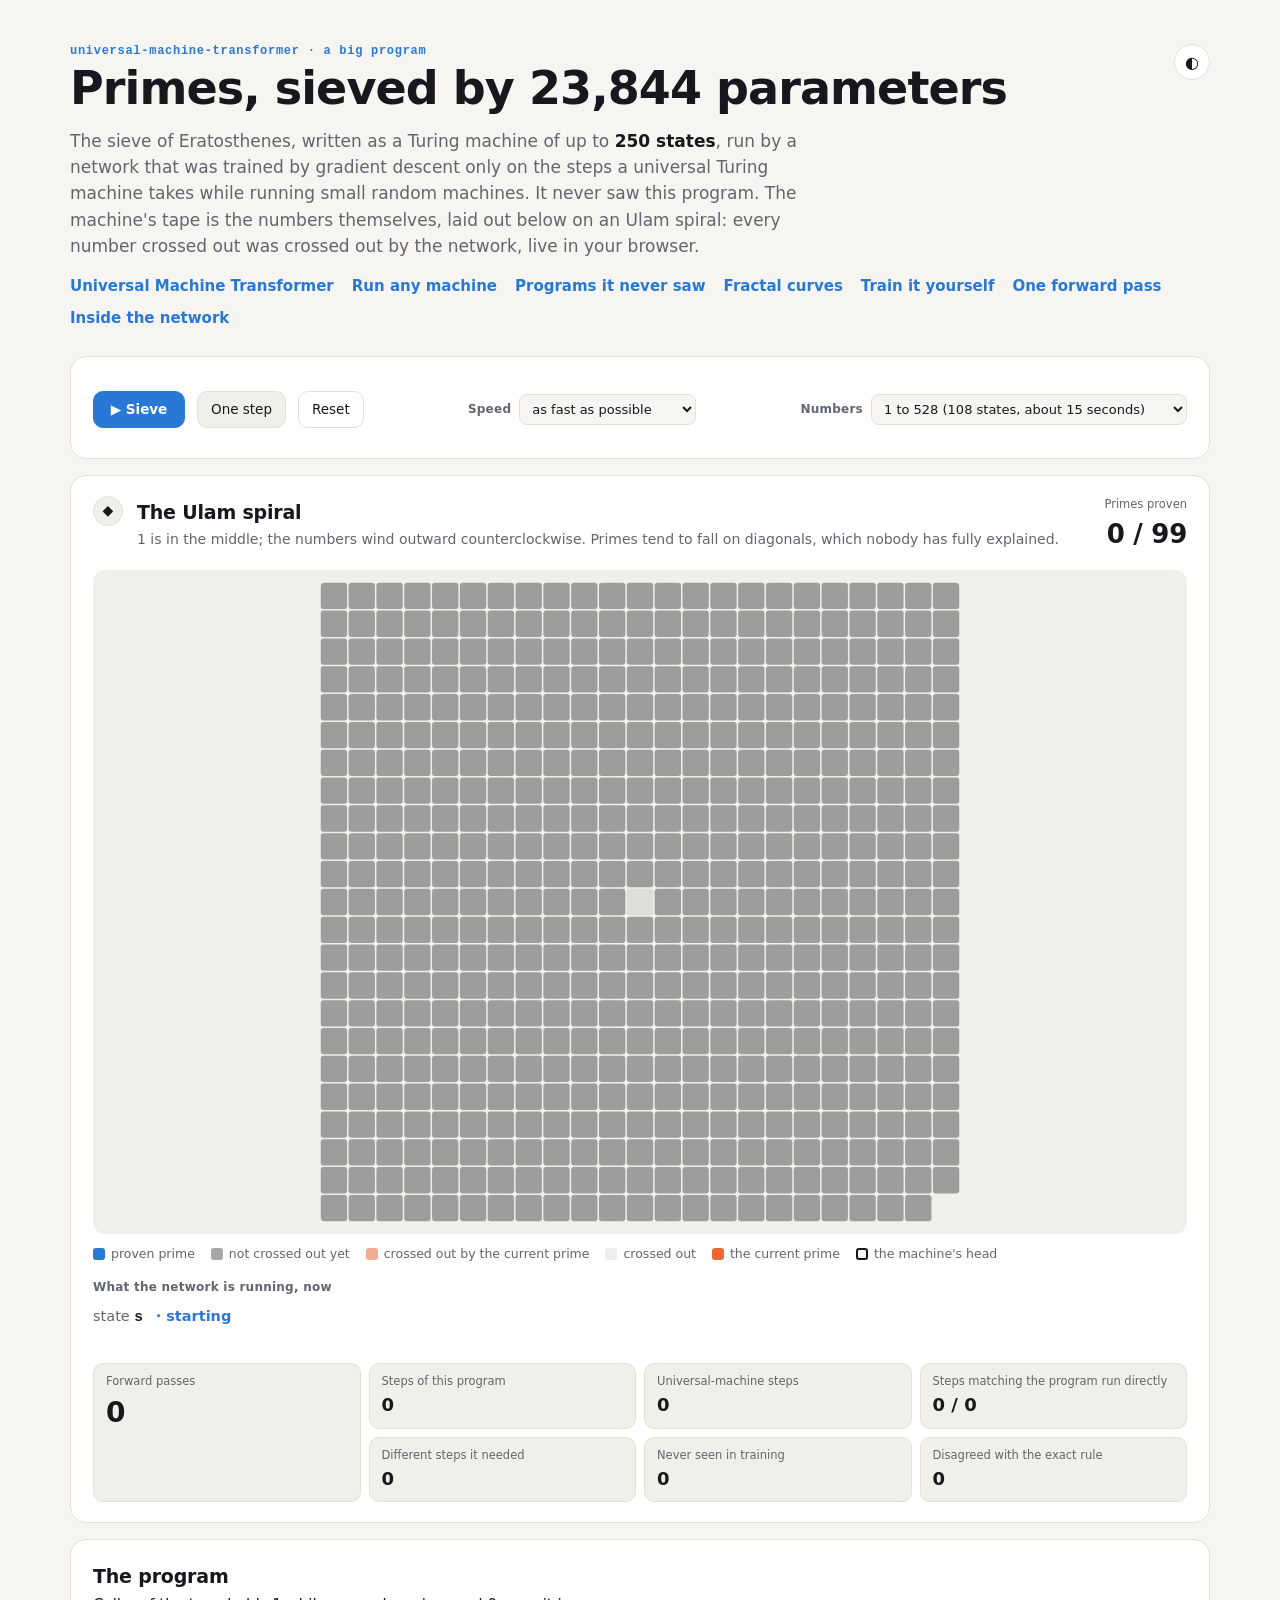
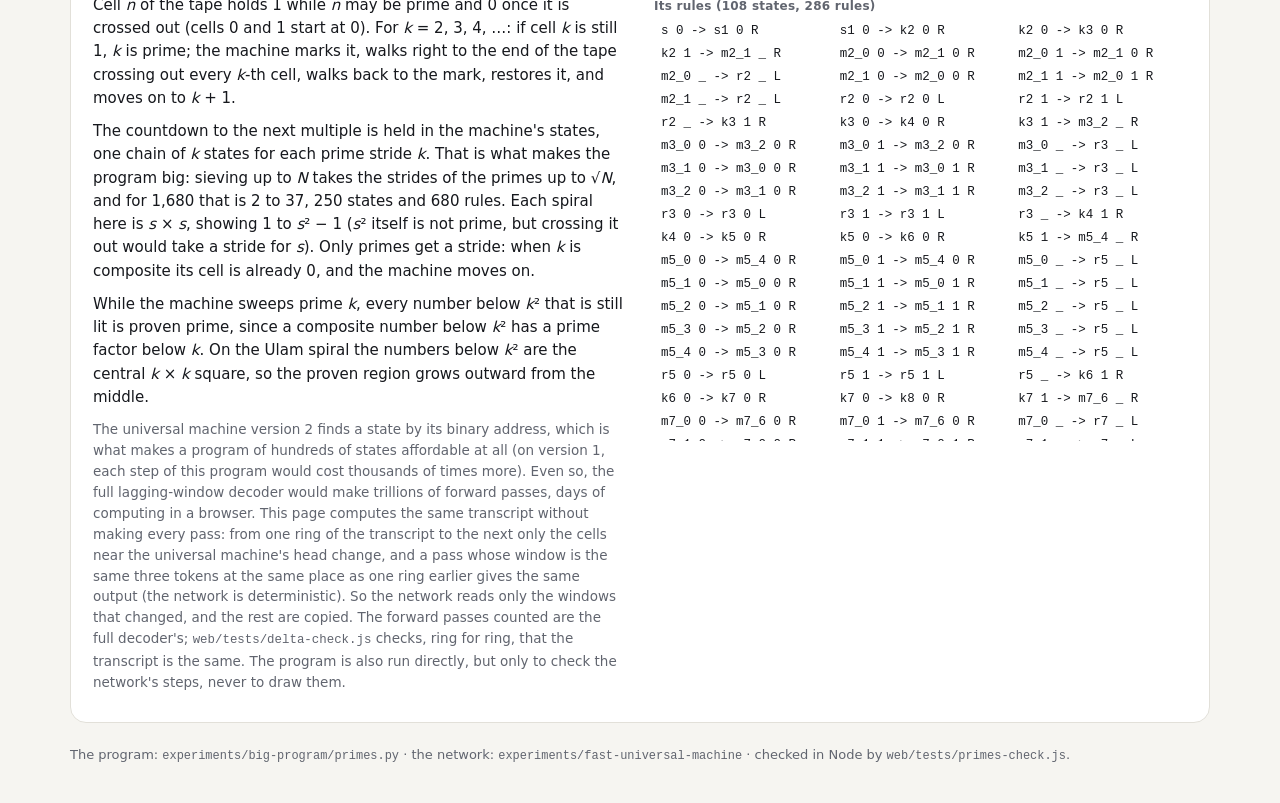
<file: web/primes.html>
<!doctype html>
<html lang="en">
<head>
<meta charset="utf-8">
<meta name="viewport" content="width=device-width, initial-scale=1">
<title>Sieved by 23,844 Parameters</title>
<meta name="description" content="A 23,844-parameter transformer, running a universal Turing machine, runs a 250-state sieve of Eratosthenes and finds the primes up to 1,680, live, on an Ulam spiral.">
<link rel="stylesheet" href="style.css?v=20261013f">
<script>try { var t = localStorage.getItem("tct-theme"); if (t) document.documentElement.dataset.theme = t; } catch (e) {}</script>
</head>
<body>
<header class="hero">
  <div class="wrap">
    <p class="kicker"><a href="index.html">universal-machine-transformer</a> · a big program</p>
    <h1>Primes, sieved by 23,844 parameters</h1>
    <p class="lede">The sieve of Eratosthenes, written as a Turing machine of up to <b>250 states</b>, run by a network that
      was trained by gradient descent only on the steps a universal Turing machine takes while running small random
      machines. It never saw this program. The machine's tape is the numbers themselves, laid out below on an Ulam spiral:
      every number crossed out was crossed out by the network, live in your browser.</p>
    <nav class="pagenav"><a href="umt.html">Universal Machine Transformer</a><a href="index.html">Run any machine</a><a href="programs.html">Programs it never saw</a><a href="curves.html">Fractal curves</a><a href="train.html">Train it yourself</a><a href="walk.html">One forward pass</a><a href="inside.html">Inside the network</a></nav>
    <button class="theme" type="button" aria-label="Toggle light and dark">◐</button>
  </div>
</header>

<main class="wrap">
  <section class="panel controls" aria-label="Choose a size and run the sieve">
    <div class="row buttons">
      <button class="btn primary" id="play" type="button">▶ Sieve</button>
      <button class="btn" id="step" type="button">One step</button>
      <button class="btn ghost" id="reset" type="button">Reset</button>
      <label class="speed"><span class="label">Speed</span><select id="speed"></select></label>
      <label class="speed"><span class="label">Numbers</span><select id="size"></select></label>
    </div>
  </section>

  <section class="panel" aria-labelledby="h-spiral">
    <div class="phead">
      <span class="num">◆</span>
      <div><h2 id="h-spiral">The Ulam spiral</h2><p class="sub" id="blurb">1 is in the middle; the numbers wind outward
        counterclockwise. Primes tend to fall on diagonals, which nobody has fully explained.</p></div>
      <div class="stat"><span>Primes proven</span><b id="found">0</b></div>
    </div>
    <div class="spiralwrap"><canvas id="spiral" role="img" aria-label="The numbers on an Ulam spiral, colored by what the sieve has found so far"></canvas></div>
    <div class="legend" id="legend">
      <span><i class="sw prime"></i>proven prime</span>
      <span><i class="sw lit"></i>not crossed out yet</span>
      <span><i class="sw now"></i>crossed out by the current prime</span>
      <span><i class="sw out"></i>crossed out</span>
      <span><i class="sw mark"></i>the current prime</span>
      <span><i class="sw head"></i>the machine's head</span>
    </div>
    <div class="nowline" aria-live="off">
      <span class="label">What the network is running, now</span>
      <div class="in-line">state <b class="mono" id="in-state">s</b> <span class="in-say" id="in-say"></span></div>
    </div>
    <p class="verdict2" id="verdict" aria-live="polite"></p>
    <div class="pstats">
      <div class="big"><span>Forward passes</span><b id="passes">0</b><em id="rate"></em></div>
      <div><span>Steps of this program</span><b id="sim">0</b></div>
      <div><span>Universal-machine steps</span><b id="utm">0</b></div>
      <div id="c-match"><span>Steps matching the program run directly</span><b id="match">0</b></div>
      <div><span>Different steps it needed</span><b id="distinct">0</b></div>
      <div id="c-unseen"><span>Never seen in training</span><b id="unseen">0</b></div>
      <div id="c-dis"><span>Disagreed with the exact rule</span><b id="disagree">0</b></div>
    </div>
  </section>

  <section class="panel explain" aria-labelledby="h-how">
    <h2 id="h-how">The program</h2>
    <div class="cols">
      <div>
        <p>Cell <i>n</i> of the tape holds 1 while <i>n</i> may be prime and 0 once it is crossed out (cells 0 and 1 start
          at 0). For <i>k</i> = 2, 3, 4, …: if cell <i>k</i> is still 1, <i>k</i> is prime; the machine marks it, walks
          right to the end of the tape crossing out every <i>k</i>-th cell, walks back to the mark, restores it, and moves
          on to <i>k</i> + 1.</p>
        <p>The countdown to the next multiple is held in the machine's states, one chain of <i>k</i> states for each prime
          stride <i>k</i>. That is what makes the program big: sieving up to <i>N</i> takes the strides of the primes up to
          √<i>N</i>, and for 1,680 that is 2 to 37, 250 states and 680 rules. Each spiral here is <i>s</i> × <i>s</i>,
          showing 1 to <i>s</i>² − 1 (<i>s</i>² itself is not prime, but crossing it out would take a stride for <i>s</i>).
          Only primes get a stride: when <i>k</i> is composite its cell is already 0, and the machine moves on.</p>
        <p>While the machine sweeps prime <i>k</i>, every number below <i>k</i>² that is still lit is proven prime, since
          a composite number below <i>k</i>² has a prime factor below <i>k</i>. On the Ulam spiral the numbers below
          <i>k</i>² are the central <i>k</i> × <i>k</i> square, so the proven region grows outward from the middle.</p>
        <p class="note">The universal machine version 2 finds a state by its binary address, which is what makes a program
          of hundreds of states affordable at all (on version 1, each step of this program would cost thousands of times
          more). Even so, the full lagging-window decoder would make trillions of forward passes, days of computing in a
          browser. This page computes the same transcript without making every pass: from one ring of the transcript to
          the next only the cells near the universal machine's head change, and a pass whose window is the same three
          tokens at the same place as one ring earlier gives the same output (the network is deterministic). So the
          network reads only the windows that changed, and the rest are copied. The forward passes counted are the full
          decoder's; <code>web/tests/delta-check.js</code> checks, ring for ring, that the transcript is the same. The
          program is also run directly, but only to check the network's steps, never to draw them.</p>
      </div>
      <div>
        <span class="label">Its rules (<span id="nstates"></span> states, <span id="nrules"></span> rules)</span>
        <div class="rules small tall" id="rules"></div>
      </div>
    </div>
  </section>
</main>

<footer class="wrap foot">
  The program: <code>experiments/big-program/primes.py</code> · the network: <code>experiments/fast-universal-machine</code> ·
  checked in Node by <code>web/tests/primes-check.js</code>.
</footer>

<script src="data2.js"></script>
<script src="core.js"></script>
<script src="primes.js"></script>
<script src="primes-page.js"></script>
</body>
</html>
</file>
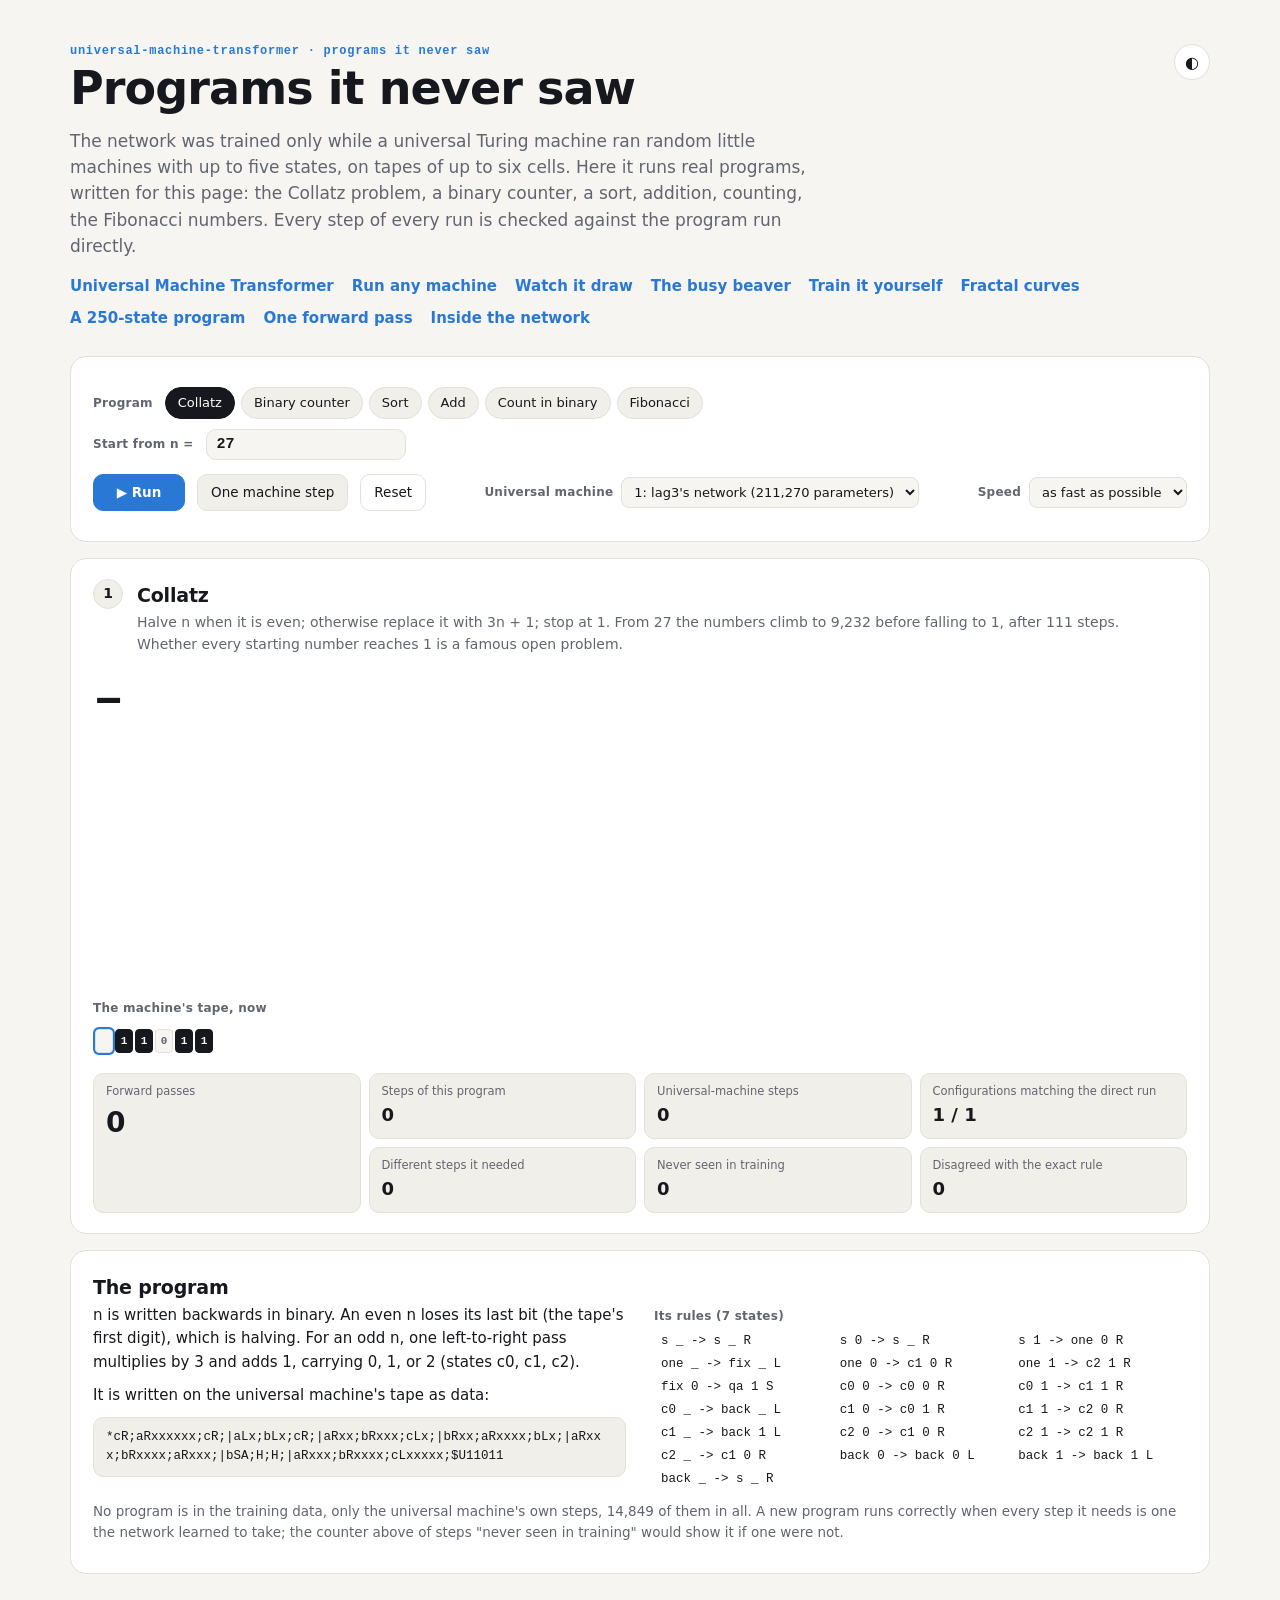
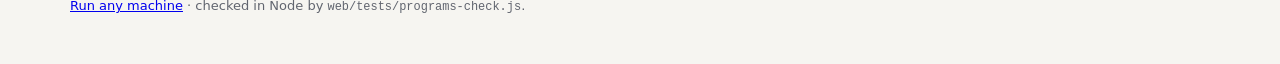
<file: web/programs.html>
<!doctype html>
<html lang="en">
<head>
<meta charset="utf-8">
<meta name="viewport" content="width=device-width, initial-scale=1">
<title>Programs It Never Saw</title>
<meta name="description" content="A trained transformer runs real programs it never saw: Collatz, counting, sorting, adding.">
<link rel="stylesheet" href="style.css?v=20261013c">
<script>try { var t = localStorage.getItem("tct-theme"); if (t) document.documentElement.dataset.theme = t; } catch (e) {}</script>
</head>
<body>
<header class="hero">
  <div class="wrap">
    <p class="kicker"><a href="index.html">universal-machine-transformer</a> · programs it never saw</p>
    <h1>Programs it never saw</h1>
    <p class="lede">The network was trained only while a universal Turing machine ran random little machines with up to
      five states, on tapes of up to six cells. Here it runs real programs, written for this page: the Collatz problem,
      a binary counter, a sort, addition, counting, the Fibonacci numbers. Every step of every run is checked against the program run directly.</p>
    <nav class="pagenav"><a href="umt.html">Universal Machine Transformer</a><a href="index.html">Run any machine</a><a href="draw.html">Watch it draw</a><a href="beaver.html">The busy beaver</a><a href="train.html">Train it yourself</a><a href="curves.html">Fractal curves</a><a href="primes.html">A 250-state program</a><a href="walk.html">One forward pass</a><a href="inside.html">Inside the network</a></nav>
    <button class="theme" type="button" aria-label="Toggle light and dark">◐</button>
  </div>
</header>

<main class="wrap">
  <section class="panel controls" aria-label="Choose a program and run it">
    <div class="row">
      <span class="label">Program</span>
      <div class="chips" id="progs"></div>
    </div>
    <div class="row">
      <label class="label" for="param" id="param-label">Input</label>
      <input id="param" type="text" spellcheck="false" autocomplete="off" class="param-in">
      <span class="hint" id="param-hint"></span>
    </div>
    <div class="row buttons">
      <button class="btn primary" id="play" type="button">▶ Run</button>
      <button class="btn" id="step" type="button">One machine step</button>
      <button class="btn ghost" id="reset" type="button">Reset</button>
      <label class="speed"><span class="label">Universal machine</span><select id="utm">
        <option value="1">1: lag3's network (211,270 parameters)</option><option value="2">2, fast: 23,844 parameters</option></select></label>
      <label class="speed"><span class="label">Speed</span>
        <select id="speed"><option value="watch">watch each value</option><option value="fast" selected>as fast as possible</option></select></label>
    </div>
  </section>

  <section class="panel" aria-labelledby="h-prog">
    <div class="phead">
      <span class="num">1</span>
      <div><h2 id="h-prog">Collatz</h2><p class="sub" id="blurb"></p></div>
    </div>
    <div class="bigval" id="bigval" aria-live="polite">–</div>
    <div class="plotwrap"><canvas id="plot" role="img" aria-label="The program's values so far"></canvas></div>
    <p class="verdict2" id="verdict" aria-live="polite"></p>
    <span class="label">The machine's tape, now</span>
    <div class="ptape-wrap"><div class="ptape" id="tape"></div></div>
    <div class="pstats">
      <div class="big"><span>Forward passes</span><b id="passes">0</b><em id="rate"></em></div>
      <div><span>Steps of this program</span><b id="sim">0</b></div>
      <div><span>Universal-machine steps</span><b id="utm-steps">0</b></div>
      <div id="c-match"><span>Configurations matching the direct run</span><b id="match">0</b></div>
      <div><span>Different steps it needed</span><b id="distinct">0</b></div>
      <div id="c-unseen"><span>Never seen in training</span><b id="unseen">0</b></div>
      <div id="c-dis"><span>Disagreed with the exact rule</span><b id="disagree">0</b></div>
    </div>
  </section>

  <section class="panel explain" aria-labelledby="h-how">
    <h2 id="h-how">The program</h2>
    <div class="cols">
      <div>
        <p id="how"></p>
        <p>It is written on the universal machine's tape as data:</p>
        <pre class="enc" id="encoded"></pre>
      </div>
      <div>
        <span class="label">Its rules (<span id="nstates"></span> states)</span>
        <div class="rules small" id="rules"></div>
      </div>
    </div>
    <p class="note">No program is in the training data, only the universal machine's own steps, 14,849 of them in all. A
      new program runs correctly when every step it needs is one the network learned to take; the counter above of steps
      "never seen in training" would show it if one were not.</p>
  </section>
</main>

<footer class="wrap foot">
  <a href="index.html">Run any machine</a> · checked in Node by <code>web/tests/programs-check.js</code>.
</footer>

<script src="data.js"></script>
<script src="data2.js"></script>
<script src="mynet.js"></script>
<script src="core.js"></script>
<script src="programs.js"></script>
<script src="programs-page.js"></script>
</body>
</html>
</file>
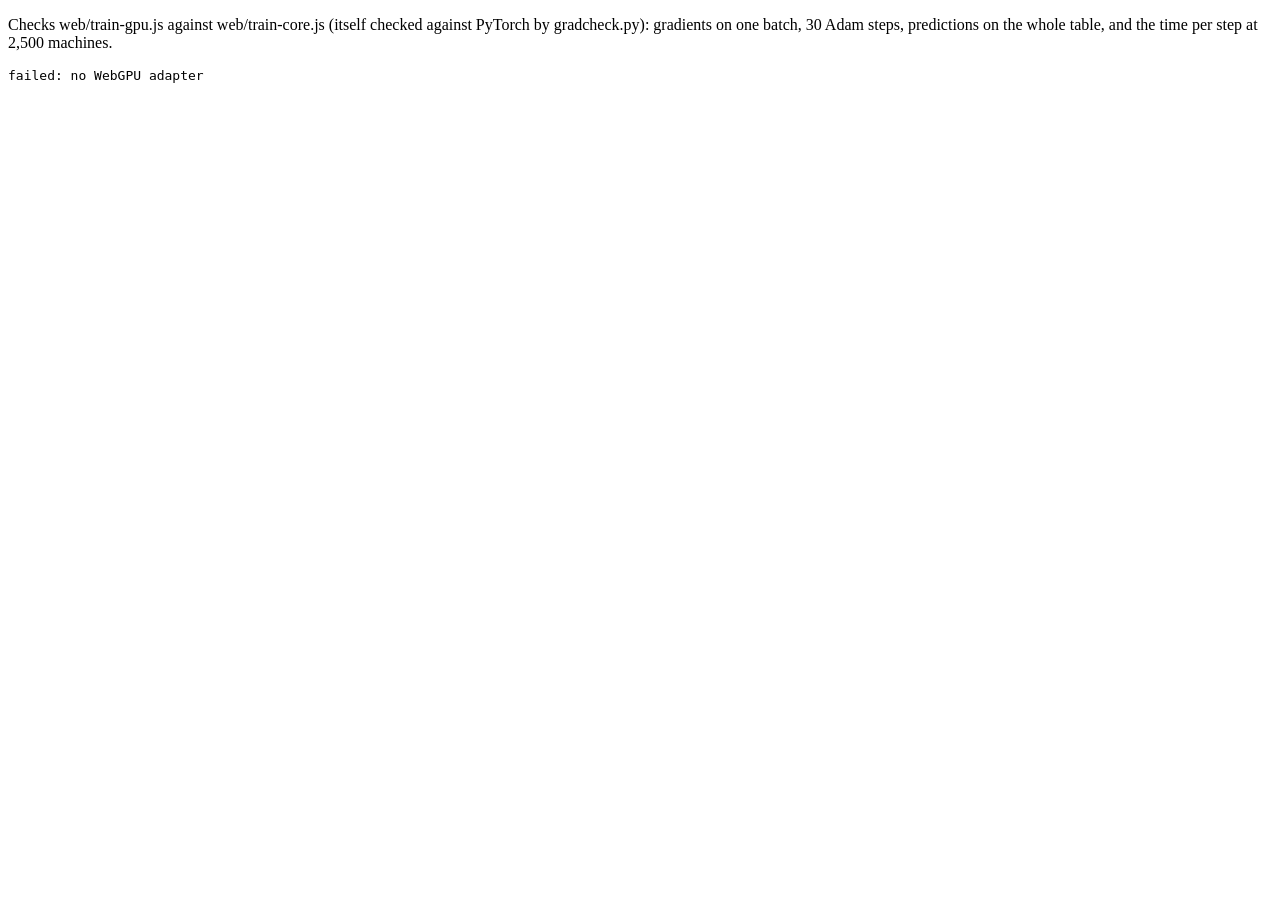
<file: web/tests/gpu-check.html>
<!doctype html><meta charset="utf-8"><title>GPU Trainer Check</title>
<p>Checks web/train-gpu.js against web/train-core.js (itself checked against PyTorch by gradcheck.py): gradients on one batch, 30 Adam steps, predictions on the whole table, and the time per step at 2,500 machines.</p>
<pre id="out">running…</pre>
<script src="../table.js"></script><script src="../train-core.js"></script><script src="../train-gpu.js"></script>
<script>
window.runTest = async function () {
  const T = window.TCT_TABLE, C = TrainCore, L = C.layout(T.vin.length, T.vout.length, +new URLSearchParams(location.search).get("d") || 64), out = { width: L.d, params: L.params };
  const g = await TrainGPU.create(L); out.adapter = JSON.stringify(g.adapterInfo);
  const p = C.init(L, 1);
  const batch = Array.from({ length: 300 }, (_, i) => (i * 49) % T.labels.length);
  g.setData(T, batch); g.setParams(p);
  const r = await g.step(0, true); const gg = await g.grads();
  const G = new Float32Array(L.size); const c = C.grad(L, p, G, T, batch, batch.length);
  out.lossGPU = r.loss; out.lossCPU = c.loss / batch.length;
  out.rel = {};
  for (const n of L.names) { const o = L.off[n]; let md = 0, mx = 0;
    for (let i = 0; i < o.size; i++) { md = Math.max(md, Math.abs(gg[o.at + i] - G[o.at + i])); mx = Math.max(mx, Math.abs(G[o.at + i])); }
    out.rel[n] = +(md / (mx || 1)).toExponential(2); }
  // 30 Adam steps on 2,000 examples: GPU vs CPU
  const tr = Array.from({ length: 2000 }, (_, i) => (i * 7) % T.labels.length);
  g.setData(T, tr); g.setParams(p);
  const q = Float32Array.from(p), M = new Float32Array(L.size), V = new Float32Array(L.size); let maxd = 0, lg, lc;
  for (let s = 1; s <= 30; s++) { lg = (await g.step(3e-3)).loss; const gr = new Float32Array(L.size); lc = C.grad(L, q, gr, T, tr, tr.length).loss / tr.length; C.adam(q, gr, M, V, s, 3e-3); maxd = Math.max(maxd, Math.abs(lg - lc)); }
  out.curveMaxDiff = maxd; out.last = [lg, lc];
  const pg = await g.predictAll(), pc = C.predict(L, await g.params(), T); let agree = 0; for (let i = 0; i < pg.length; i++) if (pg[i] === pc[i]) agree++;
  out.predictAgree = agree + "/" + pg.length;
  // timing at 2,500 machines
  const t2500 = []; T.first.forEach((f, i) => { if (f >= 0 && f < 2500) t2500.push(i); });
  g.setData(T, t2500); g.setParams(p); await g.step(3e-3);
  let t0 = performance.now(); for (let s = 0; s < 20; s++) await g.step(3e-3); out.msPerStep2500 = (performance.now() - t0) / 20;
  t0 = performance.now(); await g.predictAll(); out.msPredictAll = performance.now() - t0;
  return JSON.stringify(out);
};
</script>
<script>runTest().then(r => document.getElementById("out").textContent = JSON.stringify(JSON.parse(r), null, 1), e => document.getElementById("out").textContent = "failed: " + e.message);</script>
</file>
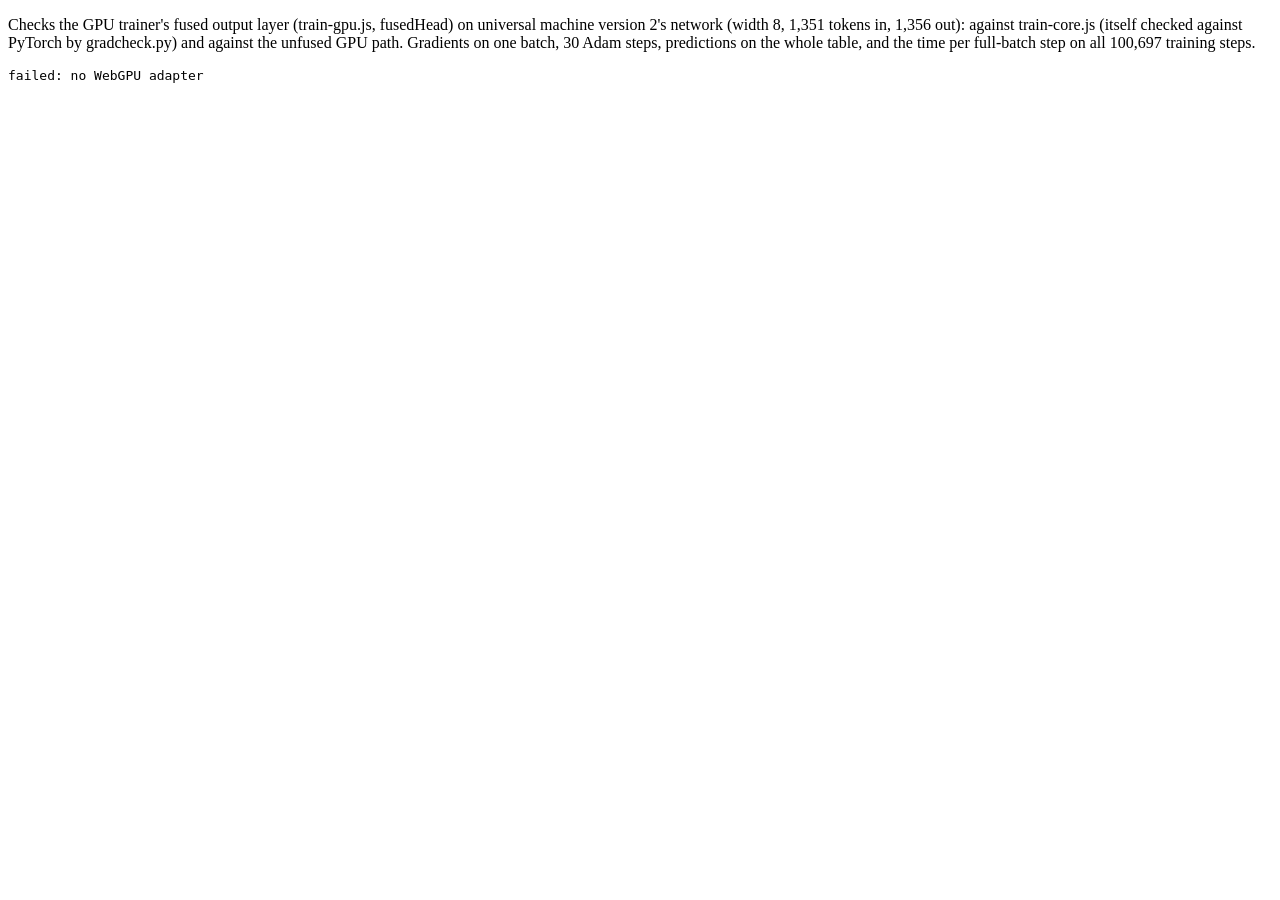
<file: web/tests/gpu-check2.html>
<!doctype html><meta charset="utf-8"><title>Fused GPU Trainer Check</title>
<p>Checks the GPU trainer's fused output layer (train-gpu.js, fusedHead) on universal machine version 2's network (width 8,
1,351 tokens in, 1,356 out): against train-core.js (itself checked against PyTorch by gradcheck.py) and against the
unfused GPU path. Gradients on one batch, 30 Adam steps, predictions on the whole table, and the time per full-batch step on
all 100,697 training steps.</p>
<pre id="out">running…</pre>
<script src="../data2.js"></script><script src="../core.js"></script><script src="../train-core.js"></script><script src="../train-gpu.js"></script>
<script>
window.runTest = async function () {
  const D = window.TCT_DATA2, C = TrainCore, e = new TCT.Engine(D), L = C.layout(D.vin.length, D.vout.length, 8), out = { params: L.params };
  const n = D.trainIds.length / 3, labels = new Uint32Array(n), index = new Map(D.vout.map((v, i) => [v, i]));
  for (let k = 0; k < n; k++) { const ex = e.exact([D.trainIds[3 * k], D.trainIds[3 * k + 1], D.trainIds[3 * k + 2]]); labels[k] = index.get(ex === "" ? "<halt>" : ex); }
  const T = { steps: D.trainIds, labels };
  const gF = await TrainGPU.create(L, { fusedHead: true }), gU = await TrainGPU.create(L);
  out.fused = gF.fused; out.adapter = JSON.stringify(gF.adapterInfo);
  const p = C.init(L, 1);
  const rel = (a, b) => { const r = {}; for (const nm of L.names) { const o = L.off[nm]; let md = 0, mx = 0; for (let i = 0; i < o.size; i++) { md = Math.max(md, Math.abs(a[o.at + i] - b[o.at + i])); mx = Math.max(mx, Math.abs(b[o.at + i])); } r[nm] = +(md / (mx || 1)).toExponential(2); } return r; };
  // 1. gradients on one batch
  const batch = Array.from({ length: 600 }, (_, i) => (i * 167) % n);
  for (const g of [gF, gU]) { g.setData(T, batch); g.setParams(p); }
  const rF = await gF.step(0, true), rU = await gU.step(0, true), GF = await gF.grads(), GU = await gU.grads();
  const G = new Float32Array(L.size), c = C.grad(L, p, G, T, batch, batch.length);
  out.loss = { fused: rF.loss, unfused: rU.loss, cpu: c.loss / batch.length };
  out.relFusedVsCpu = rel(GF, G); out.relUnfusedVsCpu = rel(GU, G);
  // 2. 30 Adam steps on 3,000 examples, fused GPU against the CPU
  const tr = Array.from({ length: 3000 }, (_, i) => (i * 31) % n);
  gF.setData(T, tr); gF.setParams(p);
  const q = Float32Array.from(p), M = new Float32Array(L.size), V = new Float32Array(L.size); let maxd = 0, lg, lc;
  for (let s = 1; s <= 30; s++) { lg = (await gF.step(3e-3)).loss; const gr = new Float32Array(L.size); lc = C.grad(L, q, gr, T, tr, tr.length).loss / tr.length; C.adam(q, gr, M, V, s, 3e-3); maxd = Math.max(maxd, Math.abs(lg - lc)); }
  out.curveMaxDiff = maxd; out.last = [lg, lc];
  // 3. predictions on the whole table: fused against unfused, same weights
  const all = Array.from({ length: n }, (_, i) => i), pw = await gF.params();
  gF.setData(T, all); gF.setParams(pw); gU.setData(T, all); gU.setParams(pw);
  const pf = await gF.predictAll(), pu = await gU.predictAll(), pc = C.predict(L, pw, T, all.slice(0, 5000));
  let agree = 0, agreeCpu = 0; for (let i = 0; i < n; i++) if (pf[i] === pu[i]) agree++; for (let i = 0; i < 5000; i++) if (pf[i] === pc[i]) agreeCpu++;
  out.predictAgree = agree + "/" + n; out.predictAgreeCpu = agreeCpu + "/5000";
  // 4. time per full-batch step on all 100,697
  gF.setParams(p); await gF.step(3e-3);
  let t0 = performance.now(); for (let s = 0; s < 30; s++) await gF.step(3e-3); out.msPerStepFused = +((performance.now() - t0) / 30).toFixed(1);
  gU.setParams(p); await gU.step(3e-3);
  t0 = performance.now(); for (let s = 0; s < 5; s++) await gU.step(3e-3); out.msPerStepUnfused = +((performance.now() - t0) / 5).toFixed(1);
  return JSON.stringify(out);
};
</script>
<script>if (!location.search.includes("noauto")) runTest().then(r => document.getElementById("out").textContent = JSON.stringify(JSON.parse(r), null, 1), e => document.getElementById("out").textContent = "failed: " + e.message);</script>
</file>
<file: web/style.css>
:root {
  --bg: #f6f5f1;
  --panel: #ffffff;
  --ink: #16181d;
  --muted: #61656f;
  --rule: #e2e0d9;
  --soft: #f1efe9;
  --accent: #2a78d6;          /* validated categorical slot 1 */
  --accent-2: #eb6834;        /* validated categorical slot 2 */
  --good: #0a8a0a;
  --bad: #d03b3b;
  --entry-a: #eef3fb;
  --entry-b: #f7f1e9;
  --sim: #e9f6ee;
  --mono: ui-monospace, "SF Mono", Menlo, Consolas, monospace;
  --sans: -apple-system, BlinkMacSystemFont, "Inter", "Segoe UI", system-ui, sans-serif;
  color-scheme: light;
}
@media (prefers-color-scheme: dark) {
  :root:not([data-theme="light"]) {
    --bg: #111317; --panel: #191c22; --ink: #eceef2; --muted: #9aa0ab; --rule: #2a2e37; --soft: #20242c;
    --accent: #3987e5; --accent-2: #d95926; --good: #3cbf5c; --bad: #e66767;
    --entry-a: #24324b; --entry-b: #3a2f24; --sim: #1f3528; color-scheme: dark;
  }
}
:root[data-theme="dark"] {
  --bg: #111317; --panel: #191c22; --ink: #eceef2; --muted: #9aa0ab; --rule: #2a2e37; --soft: #20242c;
  --accent: #3987e5; --accent-2: #d95926; --good: #3cbf5c; --bad: #e66767;
  --entry-a: #24324b; --entry-b: #3a2f24; --sim: #1f3528; color-scheme: dark;
}

* { box-sizing: border-box; }
body { margin: 0; background: var(--bg); color: var(--ink); font: 15px/1.55 var(--sans); }
code { font-family: var(--mono); font-size: 0.92em; }
.wrap { max-width: 1180px; margin: 0 auto; padding: 0 20px; }

.hero { padding: 44px 0 26px; }
.hero .wrap { position: relative; }
.kicker { margin: 0 0 6px; font: 600 12px var(--mono); letter-spacing: 0.06em; color: var(--accent); }
h1 { margin: 0; font-size: clamp(30px, 5vw, 46px); line-height: 1.08; letter-spacing: -0.02em; }
.lede { max-width: 760px; margin: 14px 0 0; font-size: 17px; color: var(--muted); }
.lede b { color: var(--ink); }
.theme { position: absolute; top: 0; right: 20px; width: 36px; height: 36px; border-radius: 50%; border: 1px solid var(--rule);
  background: var(--panel); color: var(--ink); font-size: 16px; cursor: pointer; }

.panel { background: var(--panel); border: 1px solid var(--rule); border-radius: 16px; padding: 20px 22px; margin: 0 0 16px; }
.label { font-size: 12px; font-weight: 600; color: var(--muted); letter-spacing: 0.02em; }
.row { display: flex; flex-wrap: wrap; align-items: center; gap: 10px 12px; margin: 10px 0; }
.chips { display: flex; flex-wrap: wrap; gap: 6px; }
.chip { font: inherit; font-size: 13px; padding: 5px 12px; border-radius: 999px; border: 1px solid var(--rule); background: var(--soft);
  color: var(--ink); cursor: pointer; }
.chip[aria-pressed="true"] { background: var(--ink); color: var(--panel); border-color: var(--ink); }
.chip.own { border-style: dashed; }
#input { font: 600 16px var(--mono); padding: 7px 12px; border-radius: 10px; border: 1px solid var(--rule); background: var(--bg);
  color: var(--ink); min-width: 0; flex: 0 1 260px; }
.hint { font-size: 13px; color: var(--muted); }
.editor { margin: 6px 0 4px; }
.editor .label { display: block; margin-bottom: 6px; font-weight: 500; }
textarea { width: 100%; font: 14px/1.5 var(--mono); padding: 10px 12px; border-radius: 10px; border: 1px solid var(--rule);
  background: var(--bg); color: var(--ink); resize: vertical; }
.error { min-height: 1.2em; margin: 4px 0 0; color: var(--bad); font-size: 13px; }
.buttons { margin-top: 14px; }
.btn { font: inherit; font-size: 13.5px; padding: 7px 13px; border-radius: 10px; border: 1px solid var(--rule); background: var(--soft);
  color: var(--ink); cursor: pointer; }
.btn:hover { border-color: var(--muted); }
.btn:disabled { opacity: 0.45; cursor: default; }
.btn.primary { background: var(--accent); border-color: var(--accent); color: #fff; font-weight: 600; min-width: 92px; }
.btn.ghost { background: none; }
.speed { margin-left: auto; display: inline-flex; align-items: center; gap: 8px; }
select { font: inherit; font-size: 13px; padding: 6px 8px; border-radius: 8px; border: 1px solid var(--rule); background: var(--bg); color: var(--ink); }
:focus-visible { outline: 2px solid var(--accent); outline-offset: 2px; }

.phead { display: grid; grid-template-columns: auto 1fr auto; gap: 14px; align-items: start; margin-bottom: 16px; }
.num { width: 30px; height: 30px; border-radius: 50%; display: grid; place-items: center; font-weight: 700; font-size: 14px;
  background: var(--soft); border: 1px solid var(--rule); }
h2 { margin: 2px 0 2px; font-size: 19px; letter-spacing: -0.01em; }
.sub { margin: 0; color: var(--muted); font-size: 14px; }
.sub b { color: var(--ink); font-weight: 600; }
.stat { text-align: right; }
.stat span { display: block; font-size: 11.5px; color: var(--muted); }
.stat b { font-size: 26px; font-weight: 650; letter-spacing: -0.01em; }

.simgrid { display: grid; grid-template-columns: 1.4fr 1fr; gap: 22px; }
.state-line { font-size: 14px; color: var(--muted); margin-bottom: 8px; }
.state-line b { font: 700 16px var(--mono); color: var(--ink); padding: 2px 8px; border-radius: 6px; background: var(--soft); }
.tape { display: flex; flex-wrap: wrap; gap: 4px; padding-top: 18px; }
.cell { position: relative; width: 42px; height: 46px; display: grid; place-items: center; font: 700 20px var(--mono);
  border: 1.5px solid var(--rule); border-radius: 8px; background: var(--bg); transition: background 0.2s; }
.cell.blank { color: var(--muted); font-weight: 400; }
.cell.head { border-color: var(--accent-2); box-shadow: 0 0 0 2px var(--accent-2); }
.cell.head::before { content: "▼"; position: absolute; top: -19px; font-size: 12px; color: var(--accent-2); }
.verdict { margin-top: 16px; min-height: 44px; }
.verdict .box { display: inline-flex; flex-wrap: wrap; align-items: center; gap: 6px 12px; padding: 10px 14px; border-radius: 12px;
  border: 1px solid var(--rule); background: var(--soft); font-size: 14px; }
.verdict .ok { color: var(--good); font-weight: 700; }
.verdict .no { color: var(--bad); font-weight: 700; }
.rules { display: grid; gap: 3px; margin-top: 6px; max-height: 260px; overflow: auto; }
.rule { font: 13.5px var(--mono); padding: 4px 10px; border-radius: 7px; border: 1px solid transparent; }
.rule.live { border-color: var(--accent-2); background: color-mix(in srgb, var(--accent-2) 12%, transparent); }
.rule.cur { background: var(--soft); }

.utm { display: flex; flex-wrap: wrap; gap: 3px 2px; padding-top: 22px; font: 600 14px var(--mono); }
.u { position: relative; min-width: 21px; height: 28px; padding: 0 3px; display: grid; place-items: center; border-radius: 4px; }
.u.ea { background: var(--entry-a); }
.u.eb { background: var(--entry-b); }
.u.star { background: var(--accent); color: #fff; }
.u.sel { box-shadow: inset 0 -3px 0 var(--accent-2); }
.u.dollar { background: var(--ink); color: var(--panel); }
.u.sim { background: var(--sim); }
.u.blank { color: var(--muted); font-weight: 400; }
.u.head { outline: 2px solid var(--ink); outline-offset: 1px; z-index: 1; }
.u.head .tag { position: absolute; bottom: 31px; left: 50%; transform: translateX(-50%); white-space: nowrap; font: 600 10.5px var(--mono);
  padding: 1px 5px; border-radius: 4px; background: var(--ink); color: var(--panel); }
.legend { display: flex; flex-wrap: wrap; gap: 6px 16px; margin-top: 14px; font-size: 12.5px; color: var(--muted); }
.k { display: inline-block; width: 12px; height: 12px; border-radius: 3px; vertical-align: -2px; margin-right: 5px; }
.k-star { background: var(--accent); } .k-entry { background: var(--entry-a); border: 1px solid var(--rule); }
.k-sel { box-shadow: inset 0 -3px 0 var(--accent-2); background: var(--entry-b); } .k-sim { background: var(--sim); }
.k-head { outline: 2px solid var(--ink); }

.netgrid { display: grid; grid-template-columns: 1fr 1fr; gap: 26px; }
.window { display: flex; gap: 8px; margin: 8px 0 18px; }
.wtok { flex: 1; max-width: 150px; text-align: center; border: 1.5px solid var(--accent); border-radius: 10px; padding: 8px 6px; }
.wtok .pos { display: block; font-size: 11px; color: var(--muted); }
.wtok b { font: 700 16px var(--mono); }
.attn { display: grid; gap: 10px; margin-top: 8px; }
.ahead { display: grid; grid-template-columns: 62px 1fr; gap: 10px; align-items: center; font-size: 12.5px; color: var(--muted); }
.abars { display: grid; grid-template-columns: repeat(3, 1fr); gap: 6px; }
.abar { height: 26px; border-radius: 6px; background: var(--soft); position: relative; overflow: hidden; }
.abar i { position: absolute; left: 0; top: 0; bottom: 0; background: var(--accent); opacity: 0.85; border-radius: 6px 4px 4px 6px; }
.abar span { position: relative; z-index: 1; display: block; padding: 0 8px; line-height: 26px; font: 600 12px var(--mono); color: var(--ink); }
.preds { display: grid; gap: 6px; margin-top: 8px; }
.pred { display: grid; grid-template-columns: 1fr 120px 52px; gap: 10px; align-items: center; font: 14px var(--mono); }
.pred .pbar { height: 8px; border-radius: 4px; background: var(--soft); overflow: hidden; }
.pred .pbar i { display: block; height: 100%; background: var(--accent); border-radius: 4px; }
.pred .pp { text-align: right; color: var(--muted); font-size: 12.5px; }
.pred.top { font-weight: 700; }
.appended { margin-top: 12px; font-size: 13.5px; color: var(--muted); }
.appended b { font-family: var(--mono); color: var(--ink); padding: 2px 7px; border-radius: 6px; border: 1.5px solid var(--accent-2); }
.checks { display: grid; grid-template-columns: 1fr 1fr; gap: 8px; margin-top: 18px; }
.check { padding: 9px 12px; border-radius: 10px; border: 1px solid var(--rule); background: var(--soft); }
.check span { display: block; font-size: 11.5px; color: var(--muted); }
.check b { font-size: 19px; }
.check.warn { border-color: var(--bad); }
.check.warn b { color: var(--bad); }

.explain .cols { display: grid; grid-template-columns: 1fr 1fr; gap: 28px; }
.explain p { margin: 0 0 10px; }
.explain table { width: 100%; border-collapse: collapse; font-size: 14px; margin-top: 6px; }
.explain th, .explain td { text-align: left; padding: 7px 10px; border-bottom: 1px solid var(--rule); vertical-align: top; }
.explain th { font-size: 12px; color: var(--muted); font-weight: 600; }
.foot { padding: 6px 20px 40px; color: var(--muted); font-size: 13px; }

@media (max-width: 900px) {
  .simgrid, .netgrid, .explain .cols { grid-template-columns: 1fr; }
  .speed { margin-left: 0; }
}
@media (max-width: 560px) {
  .wrap { padding: 0 14px; }
  .panel { padding: 16px; }
  .phead { grid-template-columns: auto 1fr; }
  .phead .stat { grid-column: 1 / -1; text-align: left; }
  .cell { width: 34px; height: 40px; font-size: 17px; }
  .checks { grid-template-columns: 1fr; }
  .pred { grid-template-columns: 1fr 70px 46px; }
}
@media (prefers-reduced-motion: reduce) { * { transition: none !important; } }

/* ---------------------------------------------------------------- draw.html */
.kicker a { color: inherit; text-decoration: none; }
.kicker a:hover { text-decoration: underline; }
.nav-draw { display: inline-block; margin-top: 16px; font-weight: 600; color: var(--accent); text-decoration: none; }
.nav-draw:hover { text-decoration: underline; }
.anyrule { display: inline-flex; align-items: center; gap: 8px; margin-left: 6px; }
.anyrule input { width: 84px; font: 600 15px var(--mono); padding: 5px 10px; border-radius: 10px; border: 1px solid var(--rule);
  background: var(--bg); color: var(--ink); }
.drawgrid { display: grid; grid-template-columns: minmax(0, 1fr) 300px; gap: 24px; align-items: start; }
.canvaswrap { position: relative; display: flex; justify-content: center; padding-right: 26px; }
canvas { display: block; border-radius: 6px; }
.ticks { position: absolute; top: 0; right: 0; width: 22px; }
.ticks span { position: absolute; left: 0; display: flex; align-items: center; font-weight: 700; line-height: 1; }
.ticks .ok { color: var(--good); }
.ticks .no { color: var(--bad); }
.dstats { display: grid; grid-template-columns: 1fr 1fr; gap: 8px; }
.dstats > div { padding: 9px 12px; border-radius: 10px; border: 1px solid var(--rule); background: var(--soft); }
.dstats span { display: block; font-size: 11.5px; color: var(--muted); }
.dstats b { font-size: 18px; }
.dstats .big, .dstats .wide { grid-column: 1 / -1; }
.dstats .big b { font-size: 30px; letter-spacing: -0.02em; }
.dstats .big em { display: block; font-style: normal; font-size: 12.5px; color: var(--muted); min-height: 1.2em; }
.dstats .warn { border-color: var(--bad); }
.dstats .warn b { color: var(--bad); }
.note { grid-column: 1 / -1; margin: 4px 0 0; font-size: 13.5px; color: var(--muted); }
.tower { margin: 0 0 10px; padding-left: 20px; }
.tower li { margin: 0 0 6px; }
.enc { margin: 0 0 12px; padding: 10px 12px; border-radius: 10px; background: var(--soft); border: 1px solid var(--rule);
  font: 12.5px/1.5 var(--mono); white-space: pre-wrap; word-break: break-all; }
.rules.small { grid-template-columns: repeat(auto-fill, minmax(150px, 1fr)); max-height: none; margin: 4px 0 12px; }
.rules.small .rule { font-size: 12.5px; padding: 2px 6px; }
@media (max-width: 900px) { .drawgrid { grid-template-columns: 1fr; } }

/* ---------------------------------------------------------------- beaver.html */
.pagenav { display: flex; flex-wrap: wrap; gap: 8px 18px; margin-top: 16px; }
.pagenav a { font-weight: 600; color: var(--accent); text-decoration: none; }
.pagenav a:hover { text-decoration: underline; }
.bbtop { display: grid; grid-template-columns: repeat(3, minmax(0, 1fr)); gap: 10px; margin: 6px 0 18px; }
.counter { padding: 12px 14px; border-radius: 12px; border: 1px solid var(--rule); background: var(--soft); }
.counter span { display: block; font-size: 12px; color: var(--muted); }
.counter b { display: block; font-size: 40px; line-height: 1.1; letter-spacing: -0.03em; font-variant-numeric: tabular-nums; }
.counter em { display: block; font-style: normal; font-size: 12.5px; color: var(--muted); min-height: 1.2em; }
.bbtape-wrap { overflow-x: auto; padding: 26px 2px 4px; }
.bbtape { display: flex; gap: 4px; width: max-content; margin: 0 auto; }
.bbcell { position: relative; width: 44px; height: 44px; border-radius: 8px; border: 1px solid var(--rule); background: var(--bg);
  display: flex; align-items: center; justify-content: center; font: 600 15px var(--mono); color: var(--muted);
  transition: background-color .12s; }
.bbcell.one { background: var(--ink); border-color: var(--ink); }
.bbcell.head { box-shadow: 0 0 0 3px var(--accent); }
.bbcell .badge { position: absolute; top: -24px; left: 50%; transform: translateX(-50%); padding: 1px 7px; border-radius: 999px;
  background: var(--accent); color: #fff; font: 700 12px var(--mono); }
.used { margin: 10px 0 18px; text-align: center; font-size: 15px; color: var(--muted); min-height: 1.4em; }
.bbgrid { display: grid; grid-template-columns: minmax(0, 1fr) 300px; gap: 24px; align-items: start; }
.bbrules { border-collapse: separate; border-spacing: 4px; margin: 6px 0 10px; font: 14px var(--mono); }
.bbrules th { font: 600 12px var(--sans); color: var(--muted); text-align: left; padding: 2px 6px; }
.bbrules tbody th { font: 700 15px var(--mono); color: var(--ink); }
.bbrules td { min-width: 78px; padding: 6px 10px; border-radius: 8px; background: var(--soft); border: 1px solid var(--rule); }
.bbrules td:empty { background: none; border-color: transparent; }
.bbrules tr.prelude td, .bbrules tr.prelude th { color: var(--muted); }
.bbrules td.on { background: var(--accent); border-color: var(--accent); color: #fff; }
.checks2 { display: grid; grid-template-columns: 1fr 1fr; gap: 8px; }
.checks2 .sm { padding: 9px 12px; border-radius: 10px; border: 1px solid var(--rule); background: var(--soft); }
.checks2 .sm:first-child { grid-column: 1 / -1; }
.checks2 span { display: block; font-size: 11.5px; color: var(--muted); }
.checks2 b { font-size: 18px; }
.checks2 .warn { border-color: var(--bad); }
.checks2 .warn b { color: var(--bad); }
.ribbon-wrap { overflow-x: auto; padding-bottom: 4px; }
.ribbon-wrap canvas { display: block; border-radius: 6px; }
.verdict2 { margin: 14px 0 0; font-weight: 600; min-height: 1.4em; }
.verdict2.ok { color: var(--good); }
.verdict2.bad { color: var(--bad); }
@media (max-width: 900px) { .bbgrid { grid-template-columns: 1fr; } }
@media (max-width: 600px) {
  .bbtop { grid-template-columns: 1fr 1fr; }
  .bbtop .counter:last-child { grid-column: 1 / -1; }
  .counter b { font-size: 30px; }
  .bbcell { width: 30px; height: 30px; border-radius: 6px; font-size: 12px; }
  .bbtape { gap: 3px; }
  .bbrules td { min-width: 0; padding: 5px 6px; font-size: 12.5px; }
}
.hero .kicker { padding-right: 52px; }

/* ---------------------------------------------------------------- train.html */
.mono { font-family: var(--mono); }
.hint { margin: 8px 0 0; font-size: 13.5px; color: var(--muted); }
#machines { flex: 1 1 220px; max-width: 420px; accent-color: var(--accent); }
#machines-out { font-size: 18px; min-width: 64px; text-align: right; }
.small-in { width: 70px; font: 600 14px var(--mono); padding: 5px 8px; border-radius: 10px; border: 1px solid var(--rule); background: var(--bg); color: var(--ink); }
.tstats { display: grid; grid-template-columns: repeat(4, minmax(0, 1fr)); gap: 8px; margin: 6px 0 14px; }
.tstats > div { padding: 10px 12px; border-radius: 10px; border: 1px solid var(--rule); background: var(--soft); }
.tstats span { display: block; font-size: 11.5px; color: var(--muted); }
.tstats b { font-size: 20px; font-variant-numeric: tabular-nums; }
.charts { display: grid; grid-template-columns: 1fr 1fr; gap: 16px; }
.charts figure { margin: 0; }
.charts figcaption { font-size: 12.5px; color: var(--muted); margin-bottom: 4px; display: flex; flex-wrap: wrap; gap: 10px; align-items: center; }
.charts canvas { display: block; width: 100%; height: 190px; }
.key { display: inline-flex; gap: 6px; align-items: center; }
.key i { display: inline-block; width: 14px; height: 3px; border-radius: 2px; margin-left: 6px; }
.key .k1 { background: #2a78d6; }
.key .k2 { background: #eb6834; }
.progs { display: grid; grid-template-columns: repeat(auto-fill, minmax(190px, 1fr)); gap: 8px; }
.prog { padding: 10px 12px; border-radius: 10px; border: 1px solid var(--rule); background: var(--soft); display: flex; flex-direction: column; gap: 3px; }
.prog b { font-size: 14.5px; }
.prog .sub2 { font-size: 12px; color: var(--muted); }
.prog .res { font-size: 13px; font-weight: 600; color: var(--muted); }
.prog.yes .res { color: var(--good); }
.prog.no .res { color: var(--bad); }
.prog.no { border-color: var(--bad); }
.view3d { position: relative; height: 440px; border-radius: 12px; background: var(--soft); overflow: hidden; touch-action: none; }
.view3d canvas { display: block; width: 100% !important; height: 100% !important; }
.v-msg { position: absolute; inset: 0; display: flex; align-items: center; justify-content: center; margin: 0; color: var(--muted); font-size: 14px; padding: 16px; text-align: center; }
.v-label { position: absolute; left: 0; top: 0; pointer-events: none; font: 600 12px var(--mono); color: var(--ink);
  background: var(--panel); border: 1px solid var(--rule); border-radius: 6px; padding: 1px 6px; white-space: nowrap; }
.legend3d { margin-top: 10px; gap: 8px 16px; font-size: 13px; color: var(--muted); }
.legend3d > span { display: inline-flex; align-items: center; gap: 6px; }
.sw { display: inline-block; width: 12px; height: 12px; border-radius: 3px; }
.s-learned { background: var(--learned, var(--accent)); }
.s-pending { background: var(--rule); }
.s-good { background: #0ca30c; }
.s-bad { background: #d03b3b; }
.dot { display: inline-block; width: 10px; height: 10px; border-radius: 50%; }
.d1 { background: #2a78d6; } .d2 { background: #eb6834; } .d3 { background: #1baf7a; }
.mynet-bar { margin: 0 0 16px; padding: 10px 14px; border-radius: 12px; border: 1px solid var(--accent); background: var(--soft);
  font-size: 14px; display: flex; flex-wrap: wrap; align-items: center; gap: 8px 12px; }
@media (max-width: 760px) {
  .tstats { grid-template-columns: 1fr 1fr; }
  .charts { grid-template-columns: 1fr; }
  .view3d { height: 340px; }
}

/* ---------------------------------------------------------------- programs.html */
.param-in { width: 200px; font: 600 15px var(--mono); padding: 6px 10px; border-radius: 10px; border: 1px solid var(--rule); background: var(--bg); color: var(--ink); }
.bigval { font: 700 clamp(28px, 6vw, 52px)/1.1 var(--mono); letter-spacing: -0.02em; margin: 4px 0 12px; font-variant-numeric: tabular-nums; overflow-wrap: anywhere; }
.plotwrap canvas { display: block; width: 100%; height: 220px; }
.ptape-wrap { overflow-x: auto; margin: 6px 0 16px; padding: 4px 2px; }
.ptape { display: flex; gap: 2px; width: max-content; }
.pcell { width: 18px; height: 24px; border-radius: 4px; border: 1px solid var(--rule); background: var(--bg); display: flex; align-items: center;
  justify-content: center; font: 600 11px var(--mono); color: var(--muted); }
.pcell.one { background: var(--ink); border-color: var(--ink); color: var(--bg); }
.pcell.head { box-shadow: 0 0 0 2px var(--accent); }
.pstats { display: grid; grid-template-columns: repeat(4, minmax(0, 1fr)); gap: 8px; }
.pstats > div { padding: 9px 12px; border-radius: 10px; border: 1px solid var(--rule); background: var(--soft); }
.pstats span { display: block; font-size: 11.5px; color: var(--muted); }
.pstats b { font-size: 18px; font-variant-numeric: tabular-nums; }
.pstats .big { grid-row: span 2; }
.pstats .big b { font-size: 28px; }
.pstats .big em { display: block; font-style: normal; font-size: 12.5px; color: var(--muted); }
.pstats .warn { border-color: var(--bad); }
.pstats .warn b { color: var(--bad); }
@media (max-width: 760px) { .pstats { grid-template-columns: 1fr 1fr; } .pstats .big { grid-column: 1 / -1; grid-row: auto; } }
.pskip { display: flex; align-items: center; padding: 0 8px; font-size: 11.5px; color: var(--muted); white-space: nowrap; }

/* ---------------------------------------------------------------- index.html: how small it is */
.small-lede { font-size: 16px; margin-top: 10px; }
.small-lede a { color: var(--accent); font-weight: 600; white-space: nowrap; }
.sizes { margin: 16px 0 8px; }
.sz-axis { position: relative; height: 18px; margin-left: 260px; font-size: 11px; color: var(--muted); }
.sz-axis span { position: absolute; transform: translateX(-50%); white-space: nowrap; }
.sz-axis span:first-child { transform: none; }
.sz-axis span:last-child { transform: translateX(-100%); }
.sz-row { display: grid; grid-template-columns: 260px minmax(0, 1fr); align-items: center; gap: 0; padding: 8px 0; border-top: 1px solid var(--rule); }
.sz-name { font-weight: 600; font-size: 14.5px; padding-right: 12px; }
.sz-name small { display: block; font-weight: 400; font-size: 12px; color: var(--muted); }
.sz-name small a { color: var(--accent); }
.sz-bar { position: relative; display: flex; align-items: center; gap: 8px; height: 28px;
  background: repeating-linear-gradient(to right, var(--rule) 0 1px, transparent 1px 20%); }
.sz-bar i { display: block; height: 18px; border-radius: 0 4px 4px 0; background: var(--muted); }
.sz-row.ours .sz-bar i { background: var(--accent); }
.sz-bar b { font: 600 13.5px var(--mono); white-space: nowrap; }
.small-cols { margin-top: 12px; font-size: 13.5px; color: var(--muted); }
@media (max-width: 700px) {
  .sz-axis { margin-left: 0; }
  .sz-row { grid-template-columns: 1fr; gap: 6px; }
}
.sz-bar i { flex: none; }
.sz-row.inside .sz-bar i { display: flex; align-items: center; justify-content: flex-end; padding-right: 8px; box-sizing: border-box; }
.sz-row.inside .sz-bar b { color: var(--bg); }

/* ---------------------------------------------------------------- curves.html */
.artwrap { border-radius: 12px; background: var(--soft); margin: 6px 0 4px; }
.artwrap canvas { display: block; width: 100%; height: 480px; }
.artwrap { position: relative; }
.artwrap canvas { height: min(68vh, 600px); }
.artwrap #pen { position: absolute; inset: 0; width: 100%; pointer-events: none; }
.inside { display: grid; grid-template-columns: minmax(0, 1fr) minmax(0, 1.2fr); gap: 20px; margin: 14px 0 16px; align-items: start; }
.in-line { margin: 6px 0 8px; font-size: 14.5px; color: var(--muted); }
.in-line b { color: var(--ink); }
.in-say { margin-left: 8px; font-weight: 600; color: var(--accent); }
.inside .ptape { flex-wrap: wrap; width: auto; }
.in-flow { display: flex; align-items: center; gap: 10px; flex-wrap: wrap; }
.in-flow .window { margin: 6px 0; }
.in-flow .arrow { font-size: 20px; color: var(--muted); }
.wtok.out { border-style: dashed; }
.in-pass .note { margin: 2px 0 0; }
@media (max-width: 760px) { .inside { grid-template-columns: 1fr; } }
.in-rings { grid-column: 1 / -1; }
.ringrow { display: grid; grid-template-columns: 64px minmax(0, 1fr); gap: 8px; align-items: start; margin: 6px 0; }
.ringname { font-size: 12px; color: var(--muted); padding-top: 3px; }
.ringcells { display: flex; flex-wrap: wrap; gap: 2px; }
.rc { min-width: 15px; padding: 1px 2px; text-align: center; font: 600 11.5px/18px var(--mono); border-radius: 3px; background: var(--soft); color: var(--muted); }
.rc.rh { background: var(--ink); color: var(--bg); }
.rc.rw { outline: 2px solid var(--accent); outline-offset: 0; color: var(--ink); }
.view3d.tall { height: min(72vh, 620px); }
.v-label.small { font-size: 11px; font-weight: 600; padding: 0 5px; }
.s-neg { background: #2a78d6; } .s-pos { background: #eb6834; } .s-mid { background: #c3c2b7; } .s-glow { background: #fffbe0; border: 1px solid var(--rule); }

/* the sieve page */
.spiralwrap { border-radius: 12px; background: var(--soft); margin: 6px 0 4px; padding: 12px; }
.spiralwrap canvas { display: block; width: 100%; max-width: 640px; min-width: 0; aspect-ratio: 1; margin: 0 auto; }
#rules.tall { max-height: 420px; overflow: auto; }
.legend { display: flex; flex-wrap: wrap; gap: 6px 16px; margin: 10px 0 2px; font-size: 12.5px; color: var(--muted); }
.legend span { display: inline-flex; align-items: center; gap: 6px; }
.legend .sw { width: 12px; height: 12px; border-radius: 3px; display: inline-block; }
.legend .sw.prime { background: var(--accent); }
.legend .sw.lit { background: color-mix(in srgb, var(--ink) 38%, transparent); }
.legend .sw.now { background: color-mix(in srgb, var(--accent-2) 55%, transparent); }
.legend .sw.out { background: color-mix(in srgb, var(--ink) 8%, transparent); }
.legend .sw.mark { background: var(--accent-2); }
.legend .sw.head { background: transparent; box-shadow: inset 0 0 0 2px var(--ink); }
.nowline { margin: 12px 0 0; }
.controls .speed { max-width: 100%; min-width: 0; }
.controls select { max-width: 100%; min-width: 0; text-overflow: ellipsis; }

/* ---------------------------------------------------------------- inside.html */
.strip { display: flex; flex-direction: column; gap: 14px; overflow-x: auto; padding: 16px 2px 4px; font: 600 13px var(--mono); }
.strip .line { display: flex; gap: 3px; align-items: center; white-space: nowrap; }
.strip .lab { flex: 0 0 9.5em; color: var(--muted); font: 500 12.5px var(--sans); }
.tok { padding: 2px 6px; border-radius: 6px; background: var(--soft); border: 1px solid var(--rule); }
.tok.head { background: var(--entry-b); }
.tok.win { position: relative; border-color: var(--ink); background: var(--panel); }
.tok.win::before { content: attr(data-r); position: absolute; top: -16px; left: 50%; transform: translateX(-50%); font-size: 10.5px; color: var(--muted); }
.tok.w-c { box-shadow: 0 0 0 2px var(--accent-2, #eb6834); }
.tok.out { border-style: dashed; border-color: var(--muted); min-width: 1.6em; text-align: center; }
.tok.out.shown { border-style: solid; border-color: var(--good); box-shadow: 0 0 0 2px var(--good); }
.tok.more { background: none; border-color: transparent; color: var(--muted); }
.win-buttons { margin-top: 14px; }
.inside-grid { display: grid; grid-template-columns: minmax(0, 1fr) 330px; gap: 18px; align-items: start; }
.view3d.stage { height: min(72vh, 620px); }
.labels3d { position: absolute; left: 0; top: 0; }
.labels3d .v-label { opacity: 0.92; }
.v-label.tag { border-color: #e0a400; }
.v-label.tag.win { border-color: var(--good); color: var(--good); }
.v-label.side { background: none; border: none; color: var(--muted); }
.tip { position: absolute; z-index: 3; pointer-events: none; font: 600 12px var(--mono); color: var(--ink); background: var(--panel);
  border: 1px solid var(--rule); border-radius: 8px; padding: 4px 8px; white-space: nowrap; box-shadow: 0 2px 8px rgba(0,0,0,0.12); }
.chapter h3 { margin: 2px 0 10px; font-size: 20px; }
.chapter p { margin: 0 0 10px; font-size: 14.5px; line-height: 1.55; }
.chapter .ch-num { margin: 0; font-size: 12px; color: var(--muted); }
.chapter .muted, .muted { color: var(--muted); }
.chapter ul.toks, .chapter ol.toks { margin: 0 0 10px; padding-left: 18px; font-size: 14px; line-height: 1.55; }
.chapter code { font-size: 12.5px; }
.chapter .ok { color: var(--good); } .chapter .bad { color: var(--bad); }
.hk { font-weight: 650; border-bottom: 3px solid; }
.hk.h1 { border-color: #1baf7a; } .hk.h2 { border-color: #8b5cf6; }
.s-h1 { background: #1baf7a; } .s-h2 { background: #8b5cf6; }
.ch-buttons { margin-top: 14px; align-items: center; }
.chapters { list-style: none; display: flex; flex-wrap: wrap; gap: 6px; margin: 0; padding: 0; }
.chapters button { width: 32px; height: 32px; border-radius: 50%; border: 1px solid var(--rule); background: var(--soft); color: var(--ink);
  font: 600 13px var(--sans); cursor: pointer; }
.chapters button.on { background: var(--accent); border-color: var(--accent); color: #fff; }
.scroll { overflow-x: auto; }
.budget { width: 100%; border-collapse: collapse; font-size: 14px; }
.budget th, .budget td { text-align: left; padding: 7px 10px; border-bottom: 1px solid var(--rule); white-space: nowrap; }
.budget .n { text-align: right; }
.budget tfoot td { font-weight: 650; border-bottom: none; }
@media (max-width: 900px) {
  .inside-grid { grid-template-columns: 1fr; }
  .view3d.stage { height: min(58vh, 100vw); }
}
.v-label.sec { font: 650 13px var(--sans); padding: 2px 8px; }

/* ---------------------------------------------------------------- walk.html: the walkthrough you scroll */
.scrollhint { margin: 22px 0 0; font: 600 13px var(--sans); color: var(--muted); }
.walk { display: grid; grid-template-columns: minmax(0, 0.82fr) minmax(0, 1.18fr); gap: 0 28px; max-width: 1400px; margin: 0 auto;
  padding: 0 24px; }
.walk-stage { grid-column: 2; grid-row: 1; position: sticky; top: 0; height: 100vh; height: 100svh; padding: 16px 0; box-sizing: border-box;
  display: flex; flex-direction: column; gap: 8px; }
.walk-stage .view3d { flex: 1; height: auto; touch-action: auto; }
.walk-progress { height: 3px; border-radius: 2px; background: var(--rule); overflow: hidden; }
.walk-progress i { display: block; height: 100%; width: 0; background: var(--accent); }
.walk-steps { grid-column: 1; grid-row: 1; padding: 30vh 0 40vh; }
.step { min-height: 88vh; display: flex; align-items: center; }
.step .card { width: 100%; background: var(--panel); border: 1px solid var(--rule); border-radius: 16px; padding: 20px 22px;
  opacity: 0.4; transition: opacity 0.35s, box-shadow 0.35s; }
.step.on .card { opacity: 1; box-shadow: 0 6px 24px rgba(0, 0, 0, 0.07); }
.step h2 { margin: 2px 0 10px; font-size: 22px; }
.step p { margin: 0 0 10px; font-size: 15.5px; line-height: 1.6; }
.step .ch-num { margin: 0; font-size: 12px; color: var(--muted); }
.step .muted { color: var(--muted); }
.step ul.toks, .step ol.toks { margin: 0 0 10px; padding-left: 20px; font-size: 15px; line-height: 1.6; }
.step code { font-size: 13px; }
.step .ok { color: var(--good); } .step .bad { color: var(--bad); }
.step .strip { margin: 4px 0 10px; padding-top: 14px; }
.step .strip .lab { flex-basis: 8.5em; }
.step .buttons { margin: 6px 0 12px; }
.walk-after { margin-top: 10px; }
@media (max-width: 899px) {
  .walk { display: block; padding: 0; }
  .walk-stage { position: sticky; top: 0; z-index: 2; height: 52vh; height: 52svh; padding: 0; background: var(--bg); gap: 0; }
  .walk-stage .view3d { border-radius: 0; }
  .walk-steps { padding: 6vh 16px 30vh; }
  .step { min-height: 70vh; align-items: flex-end; padding-bottom: 6vh; }
  .step .card { padding: 16px; }
  .step p { font-size: 15px; }
  .walk-stage .v-label.small { font-size: 10px; padding: 0 4px; }
  .walk-stage .v-label.sec { font-size: 11.5px; padding: 1px 6px; }
}
.retrain { margin-top: 14px; }
</file>
